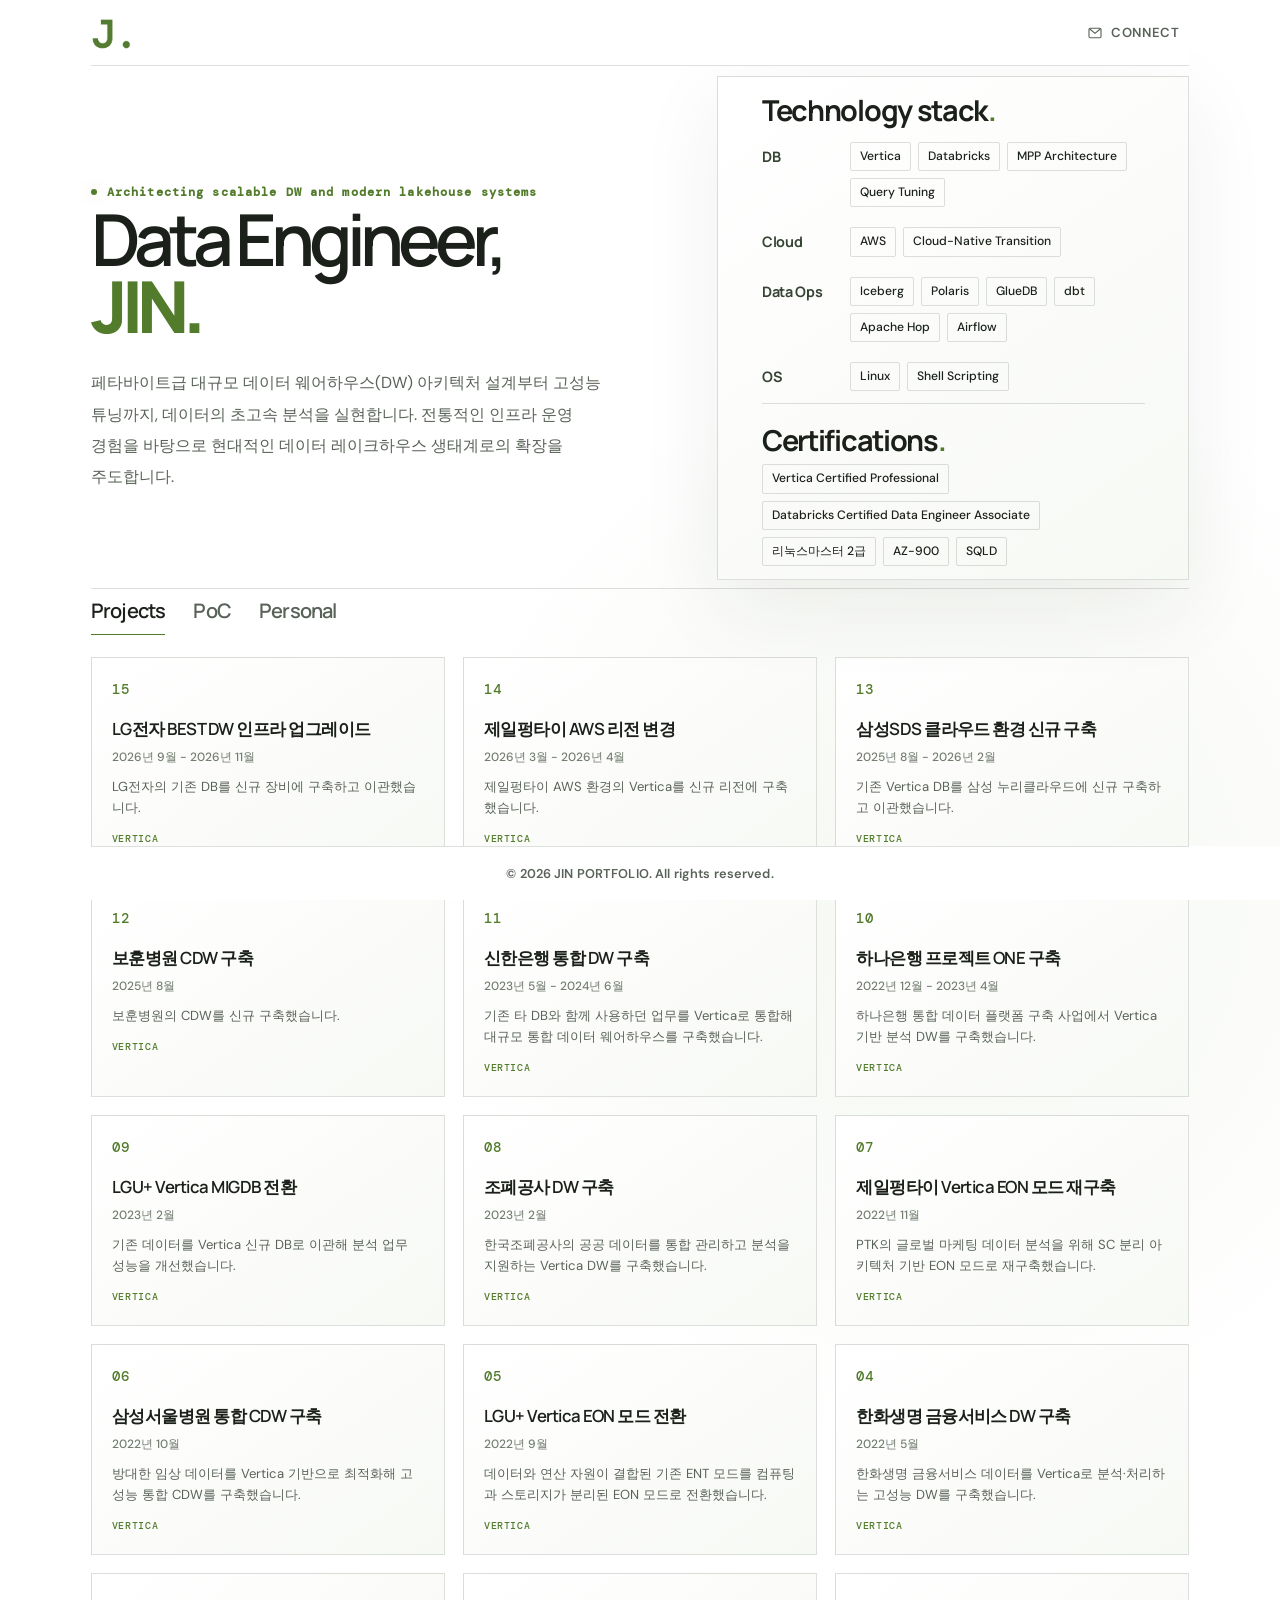
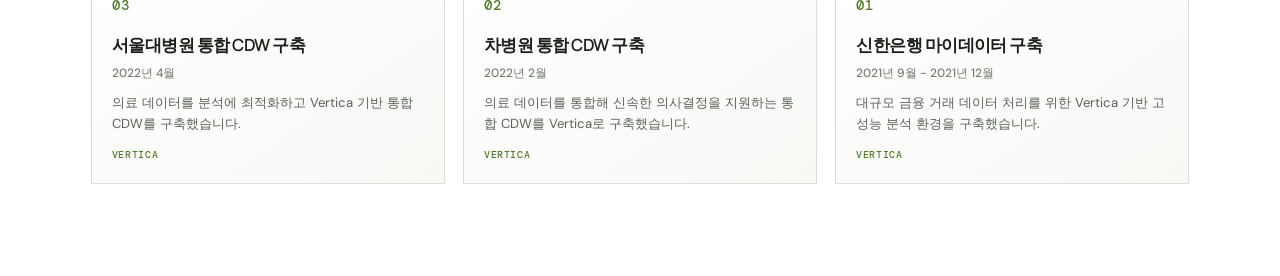
<file: index.html>
<!doctype html>
<html lang="ko">
  <head>
    <meta charset="UTF-8" />
    <meta name="viewport" content="width=device-width, initial-scale=1.0" />
    <meta
      name="description"
      content="JIN — Vertica 데이터 엔지니어. 대규모 데이터 웨어하우스와 현대적인 데이터 레이크하우스를 설계합니다."
    />
    <meta name="theme-color" content="#101311" />
    <title>JIN — Data Engineer Portfolio</title>
    <link rel="icon" type="image/png" href="logo/jin_logo.png" />
    <link rel="preconnect" href="https://fonts.googleapis.com" />
    <link rel="preconnect" href="https://fonts.gstatic.com" crossorigin />
    <link
      href="https://fonts.googleapis.com/css2?family=DM+Mono:wght@400;500&family=DM+Sans:wght@400;500;600;700&family=Manrope:wght@400;500;600;700;800&display=swap"
      rel="stylesheet"
    />
    <link rel="stylesheet" href="styles.css" />
  </head>
  <body>
    <div class="page-shell">
      <header class="site-header">
        <a class="wordmark" href="#home" aria-label="JIN 홈">
          <img src="logo/jin_logo.png" alt="" />
        </a>
        <details class="connect-menu">
          <summary class="connect-trigger" aria-label="Connect by email">
            <svg class="connect-icon" viewBox="0 0 20 20" fill="none" aria-hidden="true">
              <rect x="2.5" y="4" width="15" height="12" rx="1.5"></rect>
              <path d="m3.5 5 6.5 5.5L16.5 5"></path>
            </svg>
            <span>CONNECT</span>
          </summary>
          <div class="connect-popup">
            <span class="popup-label">GET IN TOUCH</span>
            <a href="mailto:wjdtnvksek98@gmail.com">wjdtnvksek98@gmail.com</a>
          </div>
        </details>
      </header>

      <main class="profile-layout" id="home">
        <section class="intro" aria-labelledby="hero-title">
          <p class="eyebrow"><span class="status-dot" aria-hidden="true"></span>Architecting scalable DW and modern lakehouse systems</p>
          <h1 id="hero-title"><span class="title-role">Data Engineer,</span><br /><span class="hero-name">JIN<span class="title-period">.</span></span></h1>
          <p class="intro-copy">
            페타바이트급 대규모 데이터 웨어하우스(DW) 아키텍처 설계부터 고성능 튜닝까지, 데이터의 초고속 분석을 실현합니다. 전통적인 인프라 운영 경험을 바탕으로 현대적인 데이터 레이크하우스 생태계로의 확장을 주도합니다.
          </p>
        </section>

        <section class="stack-panel" aria-labelledby="stack-title">
          <div class="stack-heading">
            <div>
              <h2 id="stack-title">Technology stack<span class="title-period">.</span></h2>
            </div>
          </div>
          <div class="stack-list">
            <article class="stack-row">
              <h3>DB</h3>
              <ul class="tag-list" aria-label="DB 기술">
                <li>Vertica</li>
                <li>Databricks</li>
                <li>MPP Architecture</li>
                <li>Query Tuning</li>
              </ul>
            </article>
            <article class="stack-row">
              <h3>Cloud</h3>
              <ul class="tag-list" aria-label="Cloud 기술">
                <li>AWS</li>
                <li>Cloud-Native Transition</li>
              </ul>
            </article>
            <article class="stack-row">
              <h3>Data Ops</h3>
              <ul class="tag-list" aria-label="Data Ops 기술">
                <li>Iceberg</li>
                <li>Polaris</li>
                <li>GlueDB</li>
                <li>dbt</li>
                <li>Apache Hop</li>
                <li>Airflow</li>
              </ul>
            </article>
            <article class="stack-row">
              <h3>OS</h3>
              <ul class="tag-list" aria-label="OS 기술">
                <li>Linux</li>
                <li>Shell Scripting</li>
              </ul>
            </article>
          </div>
          <section class="stack-certifications" aria-labelledby="certifications-title">
            <h3 id="certifications-title">Certifications<span class="title-period">.</span></h3>
            <ul class="certification-list tag-list" aria-label="Certifications">
              <li>Vertica Certified Professional</li>
              <li>Databricks Certified Data Engineer Associate</li>
              <li>리눅스마스터 2급</li>
              <li>AZ-900</li>
              <li>SQLD</li>
            </ul>
          </section>
        </section>
      </main>

      <section class="work-section" aria-label="Selected work">
        <div class="work-tabs" role="tablist" aria-label="Work categories">
          <button class="work-tab" id="tab-projects" type="button" role="tab" aria-selected="true" aria-controls="panel-projects" tabindex="0">Projects</button>
          <button class="work-tab" id="tab-poc" type="button" role="tab" aria-selected="false" aria-controls="panel-poc" tabindex="-1">PoC</button>
          <button class="work-tab" id="tab-experiments" type="button" role="tab" aria-selected="false" aria-controls="panel-experiments" tabindex="-1">Personal</button>
        </div>
        <div class="work-panel" id="panel-projects" role="tabpanel" aria-labelledby="tab-projects" tabindex="0">
          <div class="work-cards">
            <article class="work-card"><span class="work-number">15</span><h2>LG전자 BEST DW 인프라 업그레이드</h2><time class="work-date">2026년 9월 - 2026년 11월</time><p>LG전자의 기존 DB를 신규 장비에 구축하고 이관했습니다.</p><span class="work-tech">VERTICA</span></article>
            <article class="work-card"><span class="work-number">14</span><h2>제일펑타이 AWS 리전 변경</h2><time class="work-date">2026년 3월 - 2026년 4월</time><p>제일펑타이 AWS 환경의 Vertica를 신규 리전에 구축했습니다.</p><span class="work-tech">VERTICA</span></article>
            <article class="work-card"><span class="work-number">13</span><h2>삼성SDS 클라우드 환경 신규 구축</h2><time class="work-date">2025년 8월 - 2026년 2월</time><p>기존 Vertica DB를 삼성 누리클라우드에 신규 구축하고 이관했습니다.</p><span class="work-tech">VERTICA</span></article>
            <article class="work-card"><span class="work-number">12</span><h2>보훈병원 CDW 구축</h2><time class="work-date">2025년 8월</time><p>보훈병원의 CDW를 신규 구축했습니다.</p><span class="work-tech">VERTICA</span></article>
            <article class="work-card"><span class="work-number">11</span><h2>신한은행 통합 DW 구축</h2><time class="work-date">2023년 5월 - 2024년 6월</time><p>기존 타 DB와 함께 사용하던 업무를 Vertica로 통합해 대규모 통합 데이터 웨어하우스를 구축했습니다.</p><span class="work-tech">VERTICA</span></article>
            <article class="work-card"><span class="work-number">10</span><h2>하나은행 프로젝트 ONE 구축</h2><time class="work-date">2022년 12월 - 2023년 4월</time><p>하나은행 통합 데이터 플랫폼 구축 사업에서 Vertica 기반 분석 DW를 구축했습니다.</p><span class="work-tech">VERTICA</span></article>
            <article class="work-card"><span class="work-number">09</span><h2>LGU+ Vertica MIGDB 전환</h2><time class="work-date">2023년 2월</time><p>기존 데이터를 Vertica 신규 DB로 이관해 분석 업무 성능을 개선했습니다.</p><span class="work-tech">VERTICA</span></article>
            <article class="work-card"><span class="work-number">08</span><h2>조폐공사 DW 구축</h2><time class="work-date">2023년 2월</time><p>한국조폐공사의 공공 데이터를 통합 관리하고 분석을 지원하는 Vertica DW를 구축했습니다.</p><span class="work-tech">VERTICA</span></article>
            <article class="work-card"><span class="work-number">07</span><h2>제일펑타이 Vertica EON 모드 재구축</h2><time class="work-date">2022년 11월</time><p>PTK의 글로벌 마케팅 데이터 분석을 위해 SC 분리 아키텍처 기반 EON 모드로 재구축했습니다.</p><span class="work-tech">VERTICA</span></article>
            <article class="work-card"><span class="work-number">06</span><h2>삼성서울병원 통합 CDW 구축</h2><time class="work-date">2022년 10월</time><p>방대한 임상 데이터를 Vertica 기반으로 최적화해 고성능 통합 CDW를 구축했습니다.</p><span class="work-tech">VERTICA</span></article>
            <article class="work-card"><span class="work-number">05</span><h2>LGU+ Vertica EON 모드 전환</h2><time class="work-date">2022년 9월</time><p>데이터와 연산 자원이 결합된 기존 ENT 모드를 컴퓨팅과 스토리지가 분리된 EON 모드로 전환했습니다.</p><span class="work-tech">VERTICA</span></article>
            <article class="work-card"><span class="work-number">04</span><h2>한화생명 금융서비스 DW 구축</h2><time class="work-date">2022년 5월</time><p>한화생명 금융서비스 데이터를 Vertica로 분석·처리하는 고성능 DW를 구축했습니다.</p><span class="work-tech">VERTICA</span></article>
            <article class="work-card"><span class="work-number">03</span><h2>서울대병원 통합 CDW 구축</h2><time class="work-date">2022년 4월</time><p>의료 데이터를 분석에 최적화하고 Vertica 기반 통합 CDW를 구축했습니다.</p><span class="work-tech">VERTICA</span></article>
            <article class="work-card"><span class="work-number">02</span><h2>차병원 통합 CDW 구축</h2><time class="work-date">2022년 2월</time><p>의료 데이터를 통합해 신속한 의사결정을 지원하는 통합 CDW를 Vertica로 구축했습니다.</p><span class="work-tech">VERTICA</span></article>
            <article class="work-card"><span class="work-number">01</span><h2>신한은행 마이데이터 구축</h2><time class="work-date">2021년 9월 - 2021년 12월</time><p>대규모 금융 거래 데이터 처리를 위한 Vertica 기반 고성능 분석 환경을 구축했습니다.</p><span class="work-tech">VERTICA</span></article>
          </div>
        </div>
        <div class="work-panel" id="panel-poc" role="tabpanel" aria-labelledby="tab-poc" tabindex="0" hidden>
          <div class="work-cards">
            <article class="work-card"><span class="work-number">05</span><h2>Databricks 기반 데이터 마트·AI 질의 PoC</h2><time class="work-date">2026년 8월 - 2026년 9월</time><p>현업 매출 대시보드 질의를 검증하고 질의 정확도를 개선했습니다.</p><span class="work-tech">DATABRICKS</span></article>
            <article class="work-card"><span class="work-number">04</span><h2>KRX BMT</h2><time class="work-date">2025년 6월 - 2025년 7월</time><p>한국거래소 신규 업무의 Vertica 도입을 위한 성능을 검증했습니다.</p><span class="work-tech">VERTICA</span></article>
            <article class="work-card"><span class="work-number">03</span><h2>테크핀레이팅스 PoC</h2><time class="work-date">2025년 2월 - 2025년 3월</time><p>통합 DW 구축을 위한 Vertica 데이터 분석 및 적합성을 검증했습니다.</p><span class="work-tech">VERTICA</span></article>
            <article class="work-card"><span class="work-number">02</span><h2>하나은행 PoC</h2><time class="work-date">2022년 7월</time><p>대용량 쿼리를 Vertica로 처리하고 성능 향상을 검증했습니다.</p><span class="work-tech">VERTICA</span></article>
            <article class="work-card"><span class="work-number">01</span><h2>우리은행 PoC</h2><time class="work-date">2022년 6월</time><p>빠른 적재와 쿼리 수행을 Vertica PoC로 검증했습니다.</p><span class="work-tech">VERTICA</span></article>
          </div>
        </div>
        <div class="work-panel" id="panel-experiments" role="tabpanel" aria-labelledby="tab-experiments" tabindex="0" hidden>
          <div class="work-cards">
            <a class="work-card work-card-link" href="moda.html" aria-label="MODA 프로젝트 상세 보기"><span class="work-number">02</span><h2>MODA — Modern Data Architecture</h2><p>Apache Hop, dbt, Airflow를 연동해 데이터 이관·변환·스케줄링과 파이프라인 현황을 통합 관리하는 Flask 기반 웹 도구. <span aria-hidden="true">↗</span></p><span class="work-tech">PYTHON · FLASK · HOP · DBT · AIRFLOW</span></a>
            <a class="work-card work-card-link" href="https://jin0326.github.io/vertica_blog/" target="_blank" rel="noopener noreferrer" aria-label="Vertica Blog (새 탭에서 열기)"><span class="work-number">01</span><h2>Vertica Blog</h2><p>실무 경험을 통해 쌓은 Vertica 지식과 노하우를 정리한 기술 블로그입니다. <span aria-hidden="true">↗</span></p><span class="work-tech">VERTICA</span></a>
          </div>
        </div>
      </section>
    </div>
    <footer class="site-footer">© 2026 JIN PORTFOLIO. All rights reserved.</footer>
    <script src="scripts.js" defer></script>
  </body>
</html>
</file>
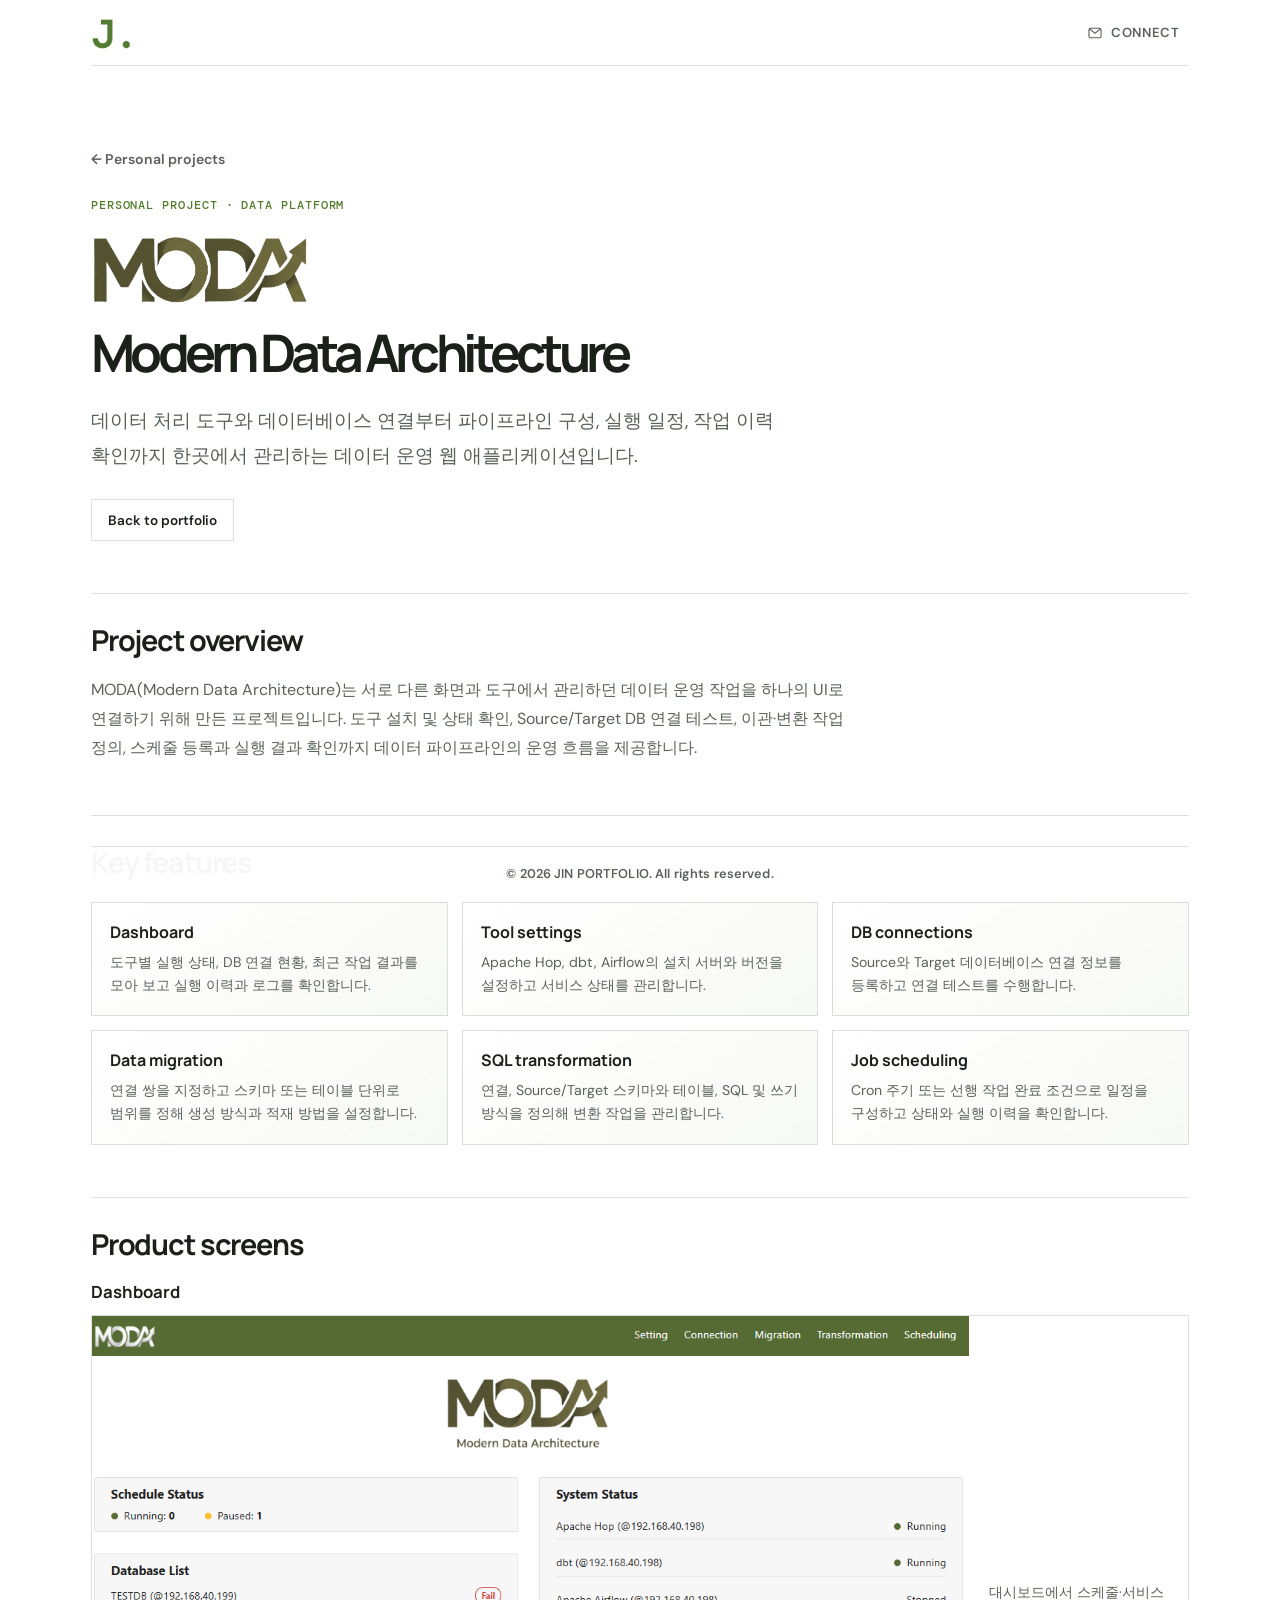
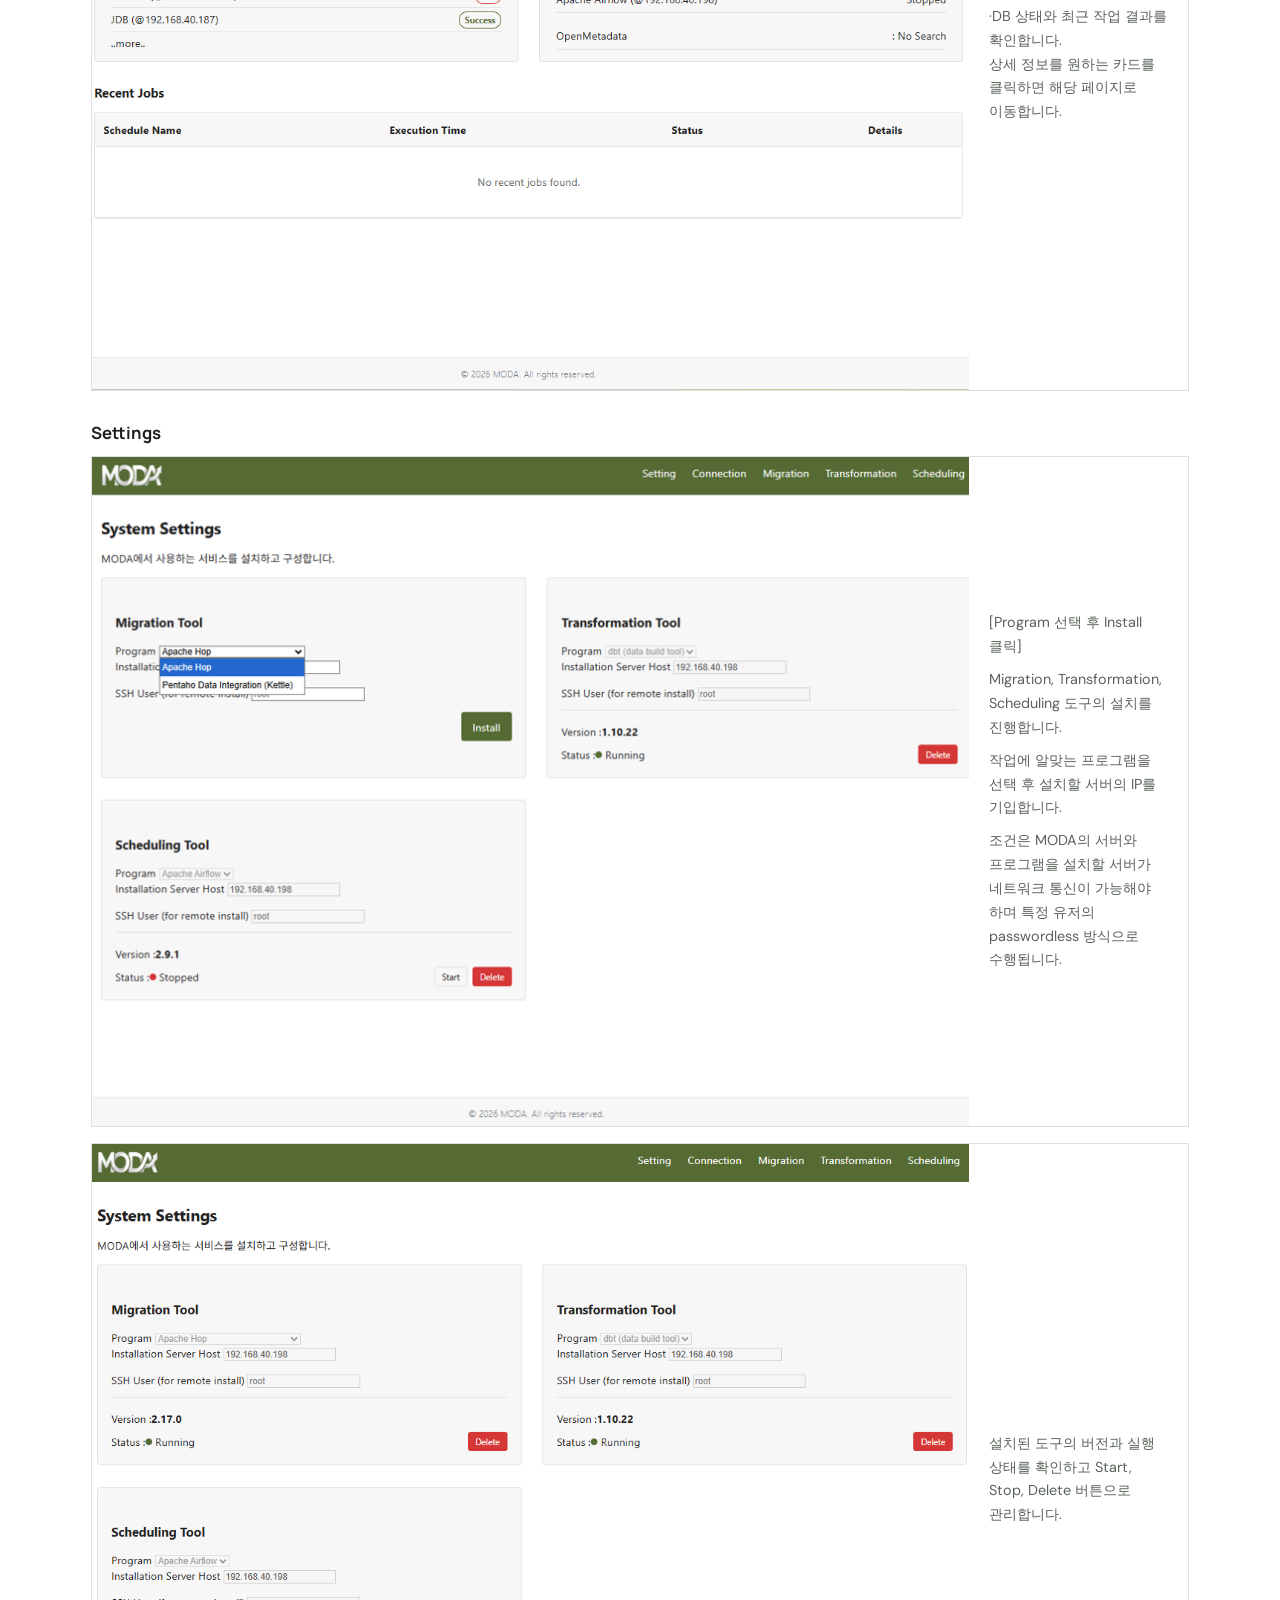
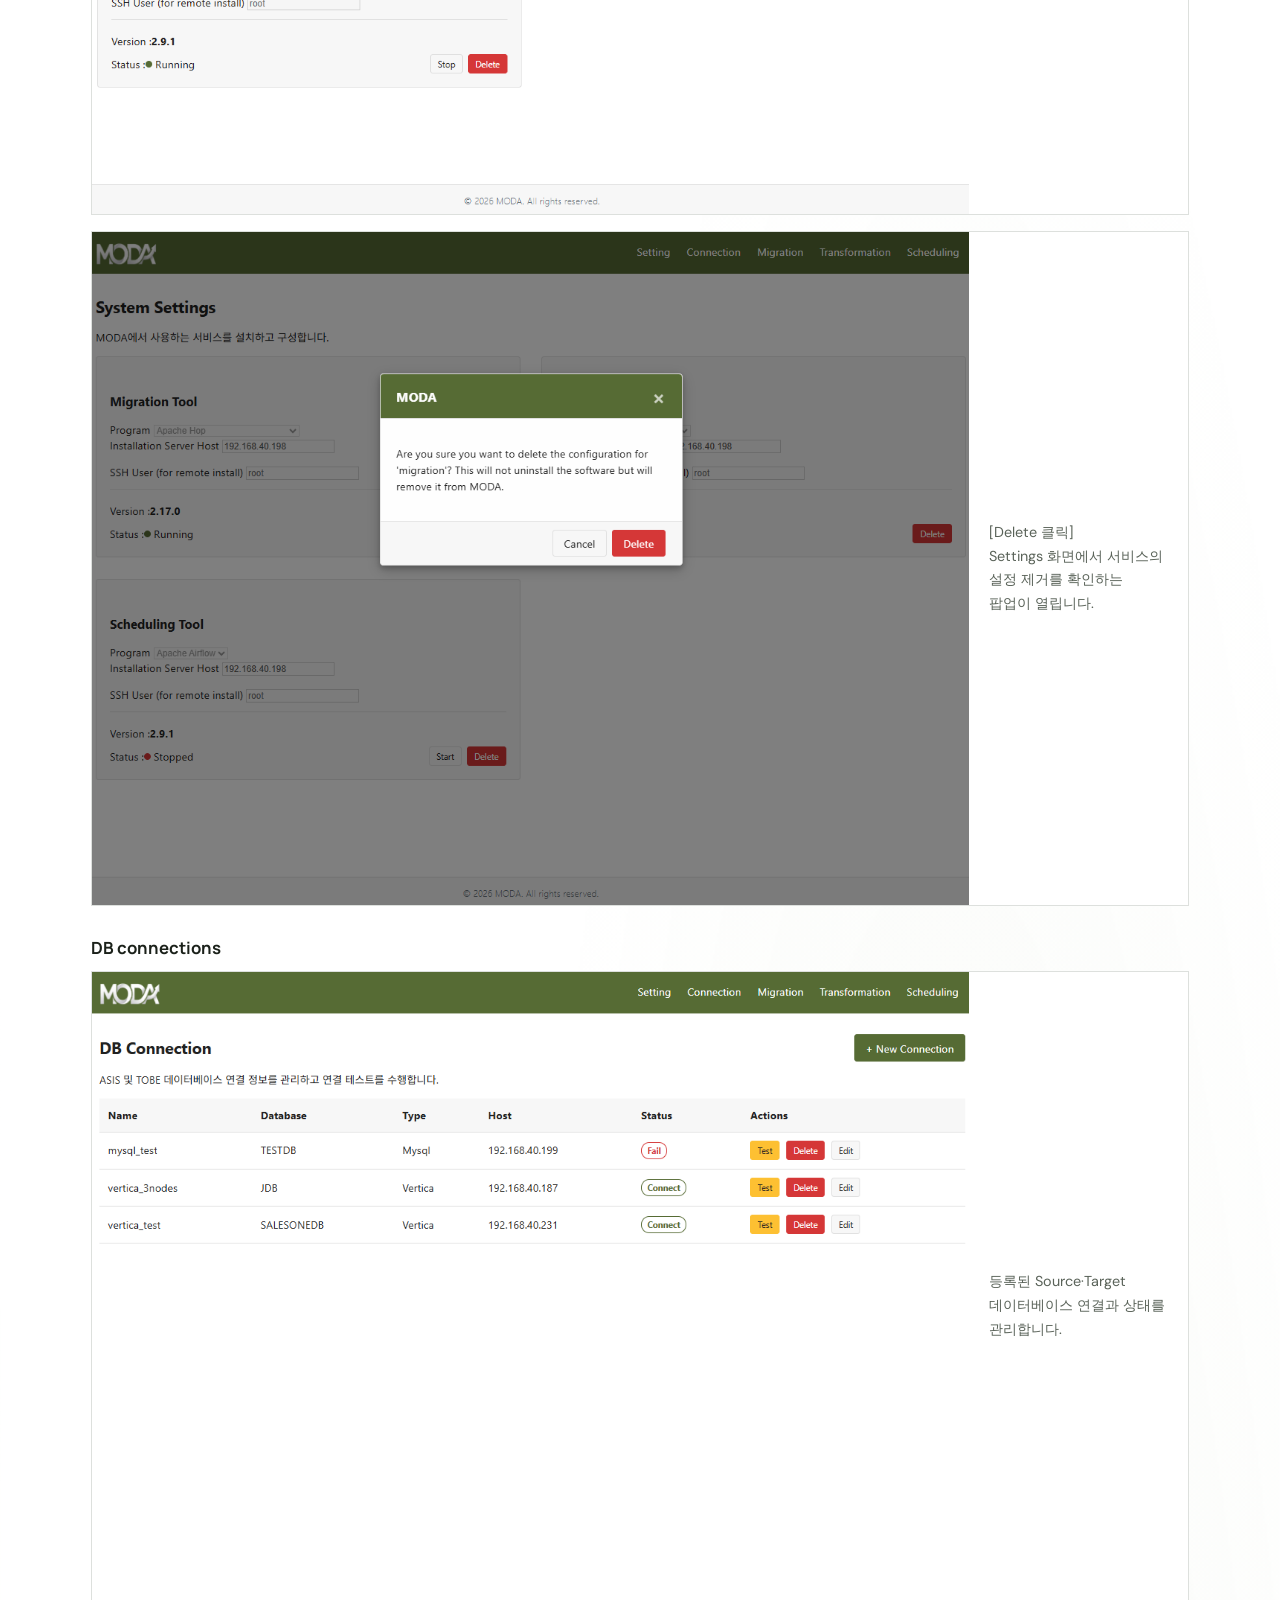
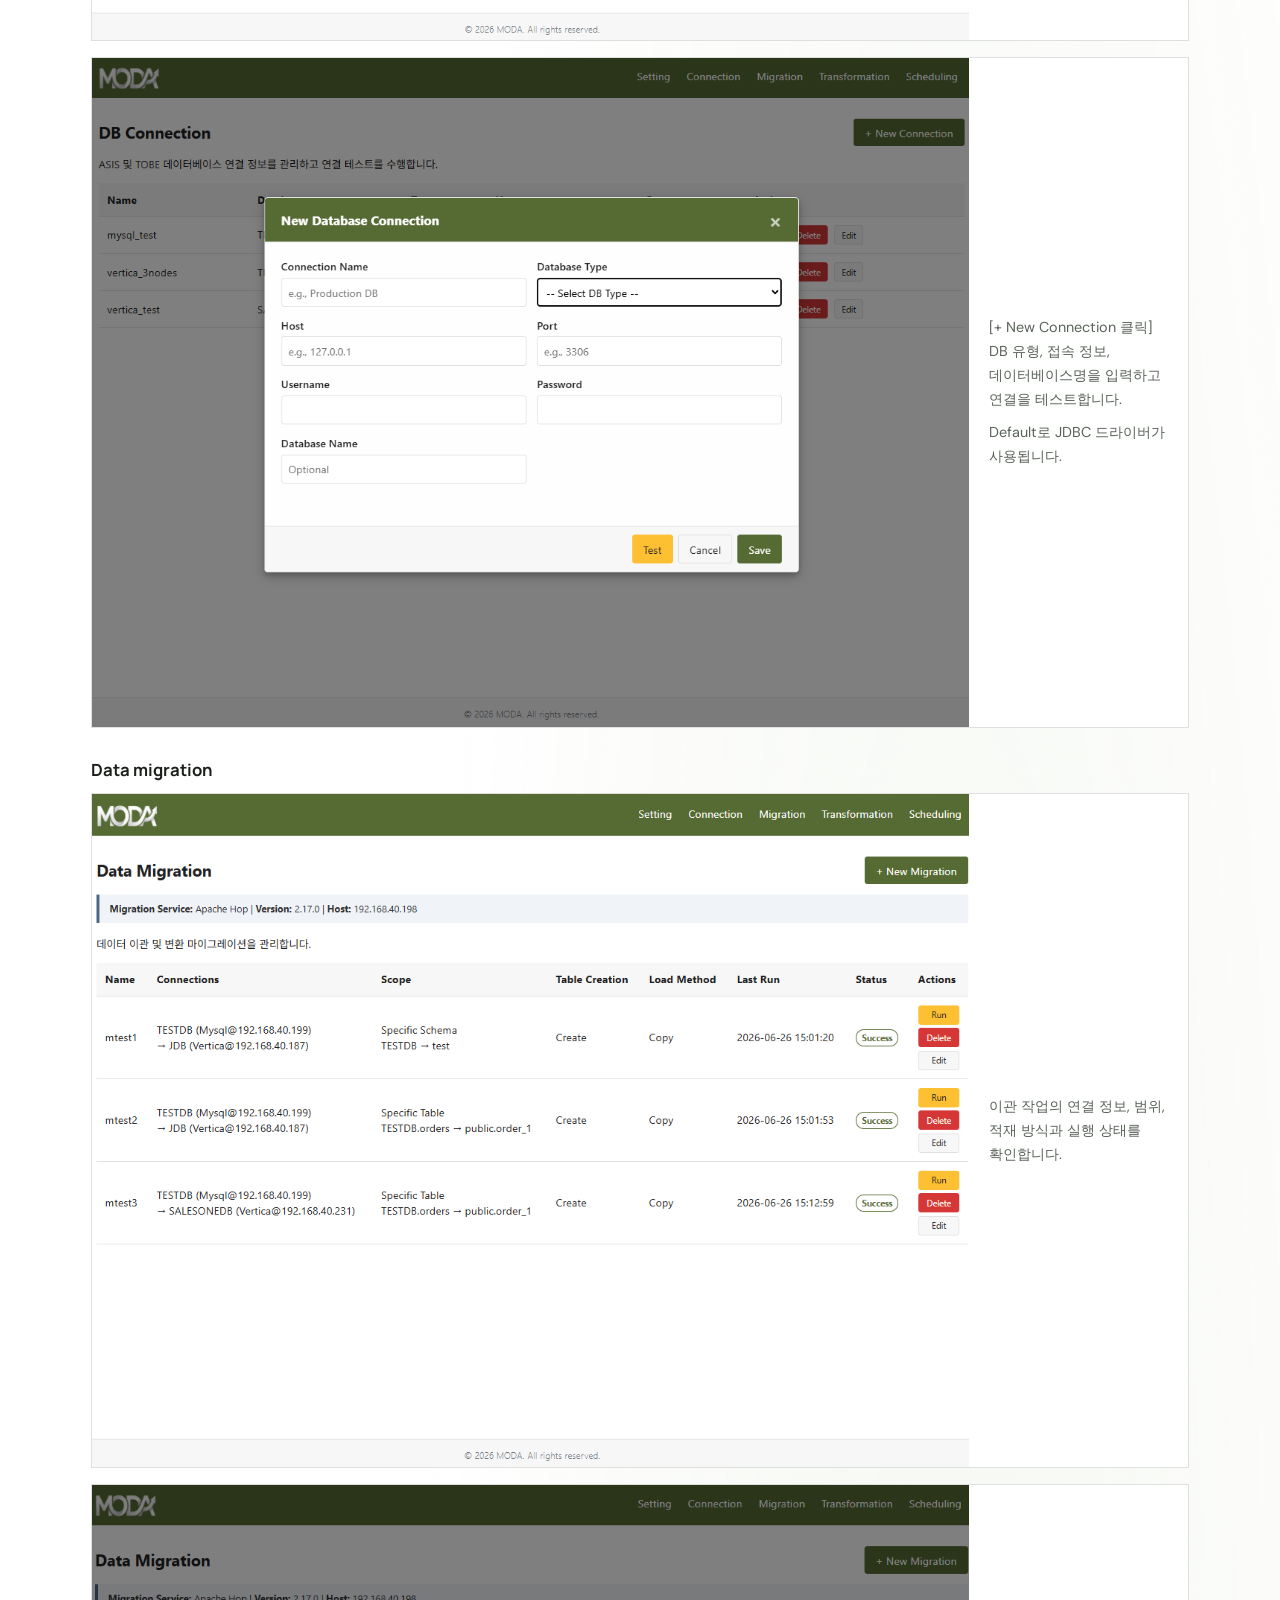
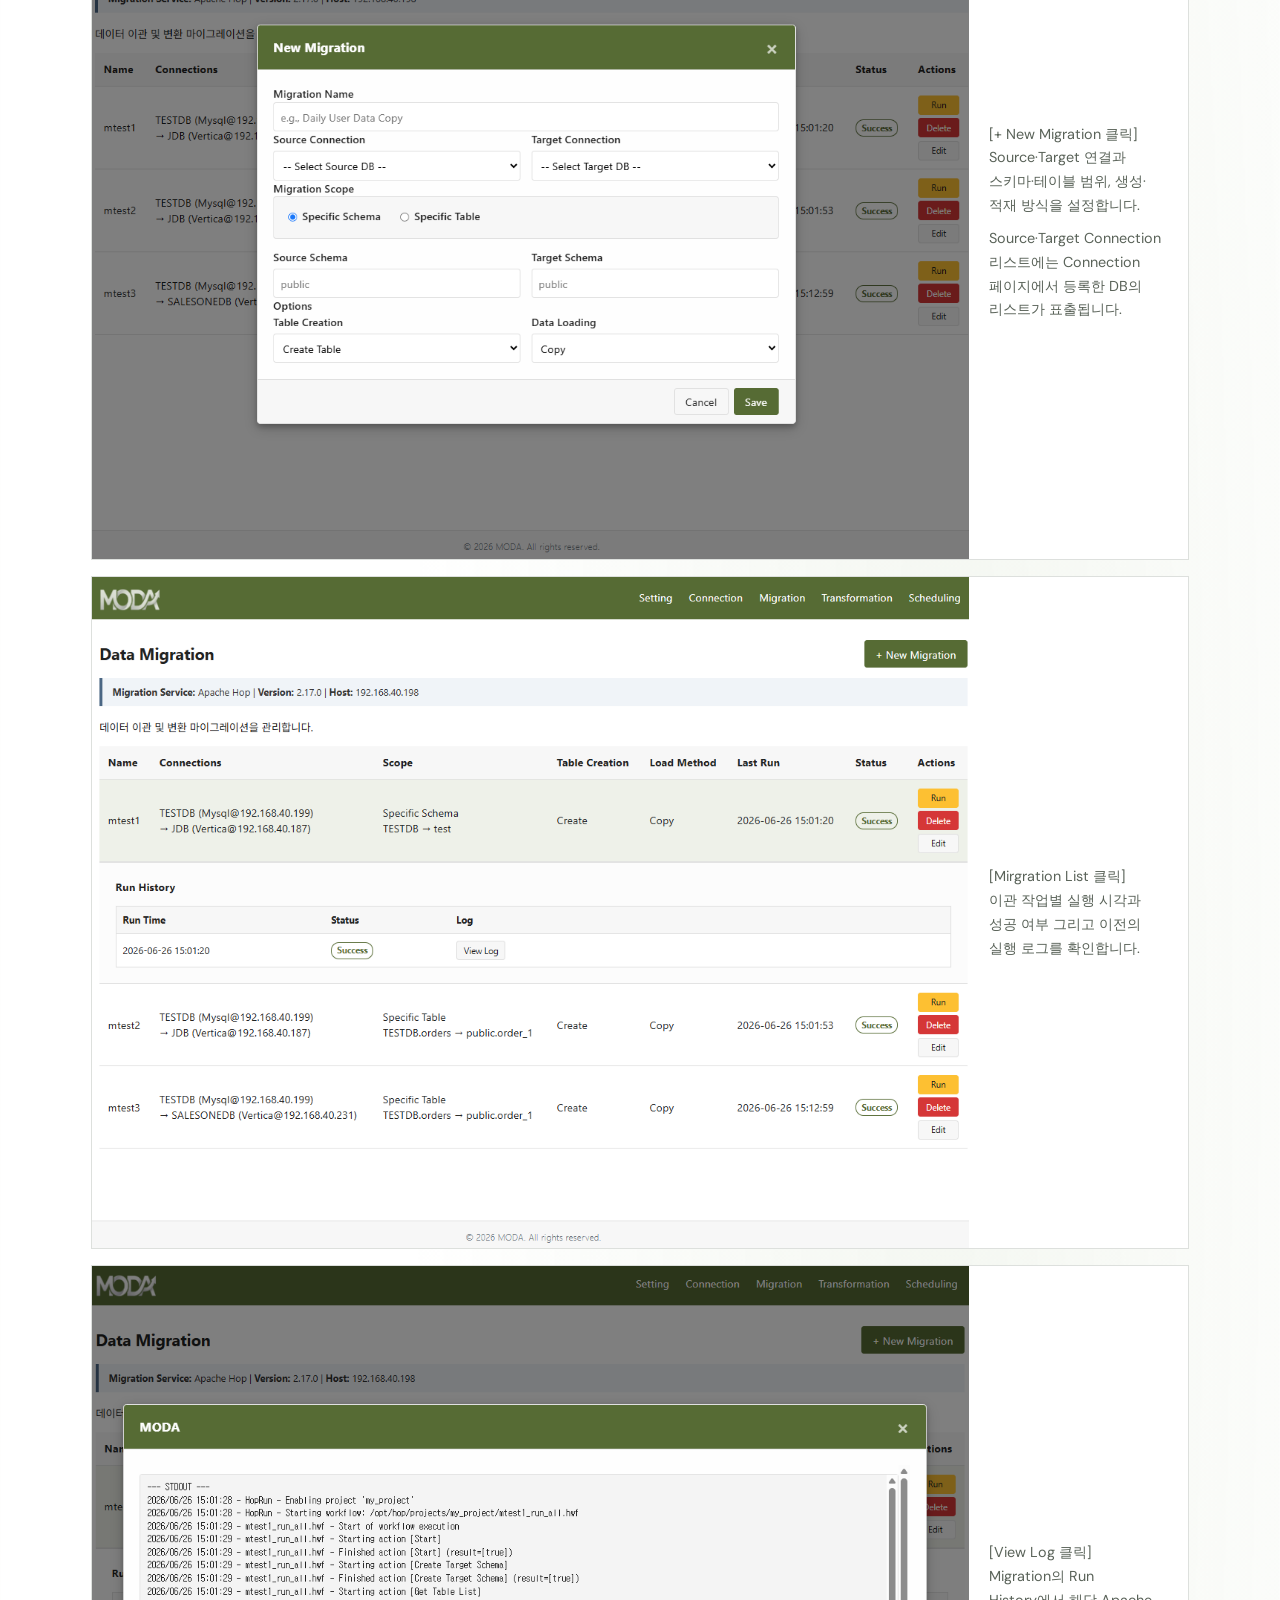
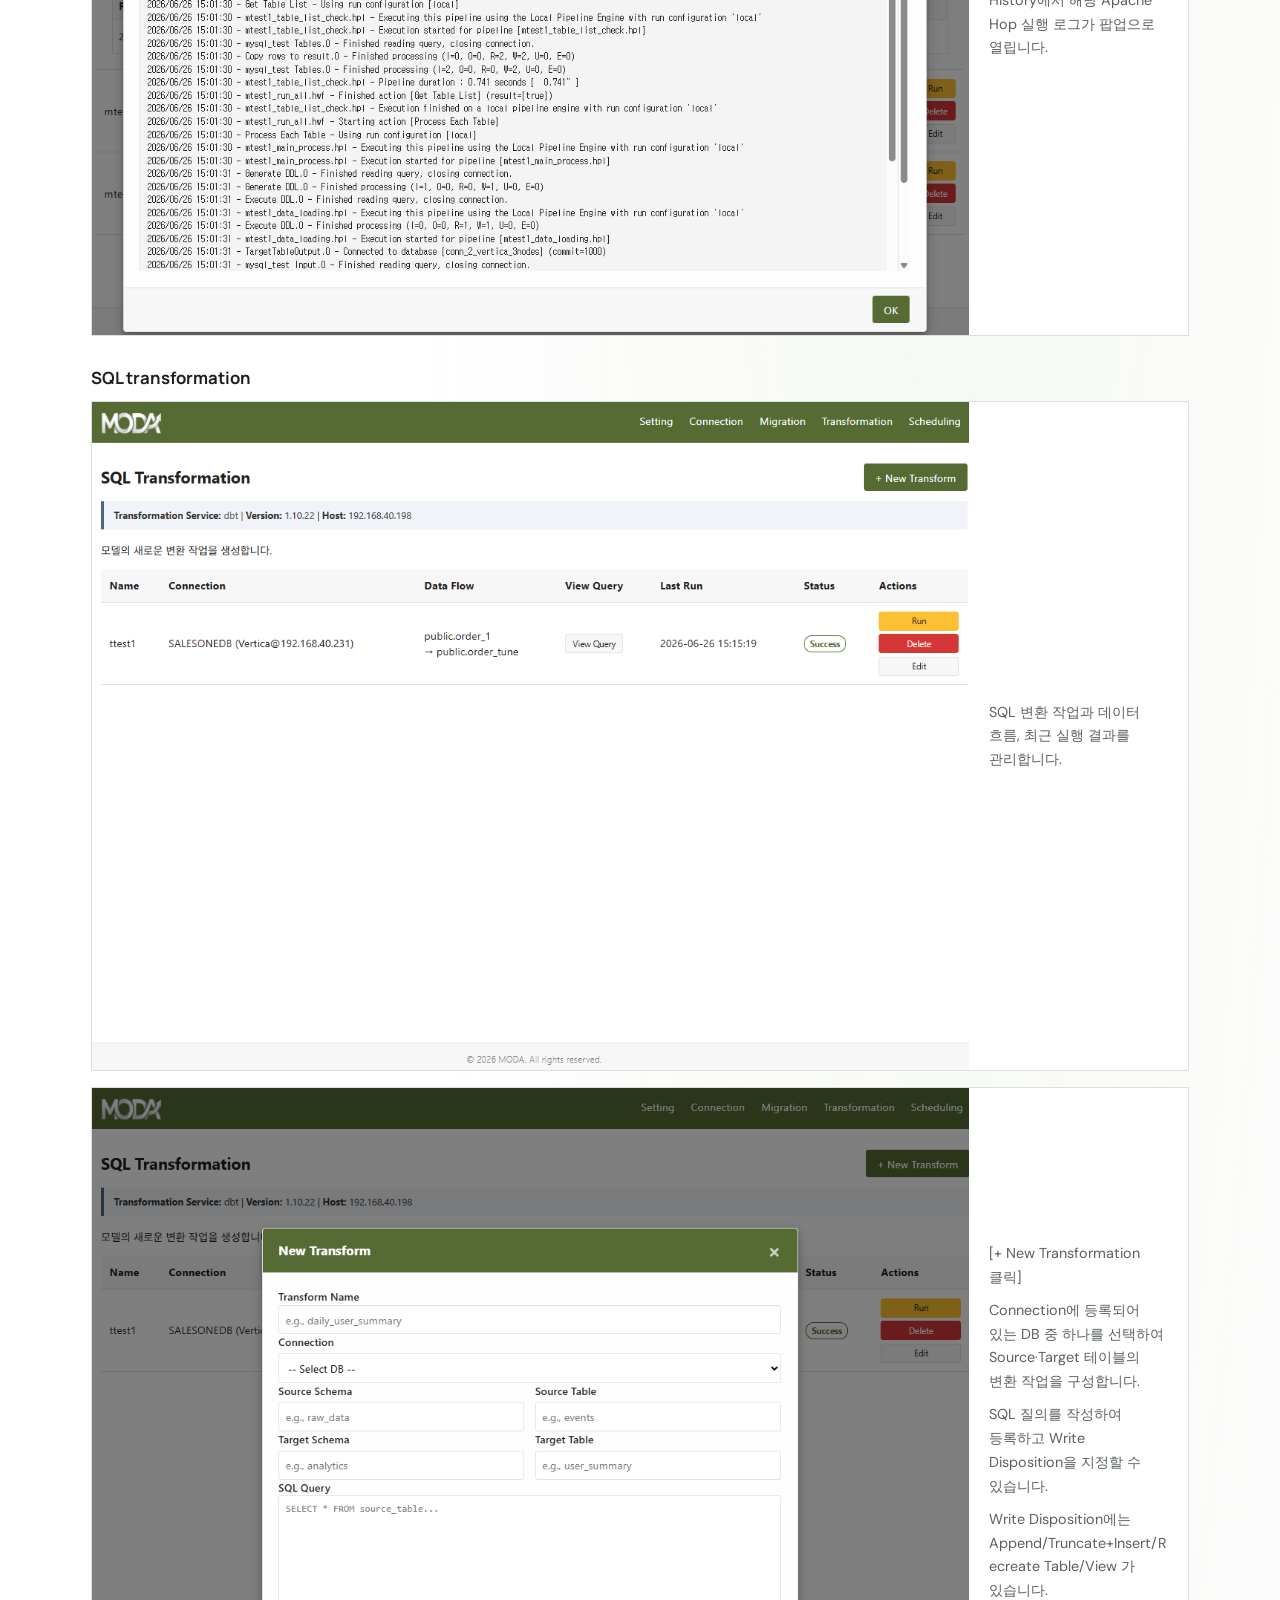
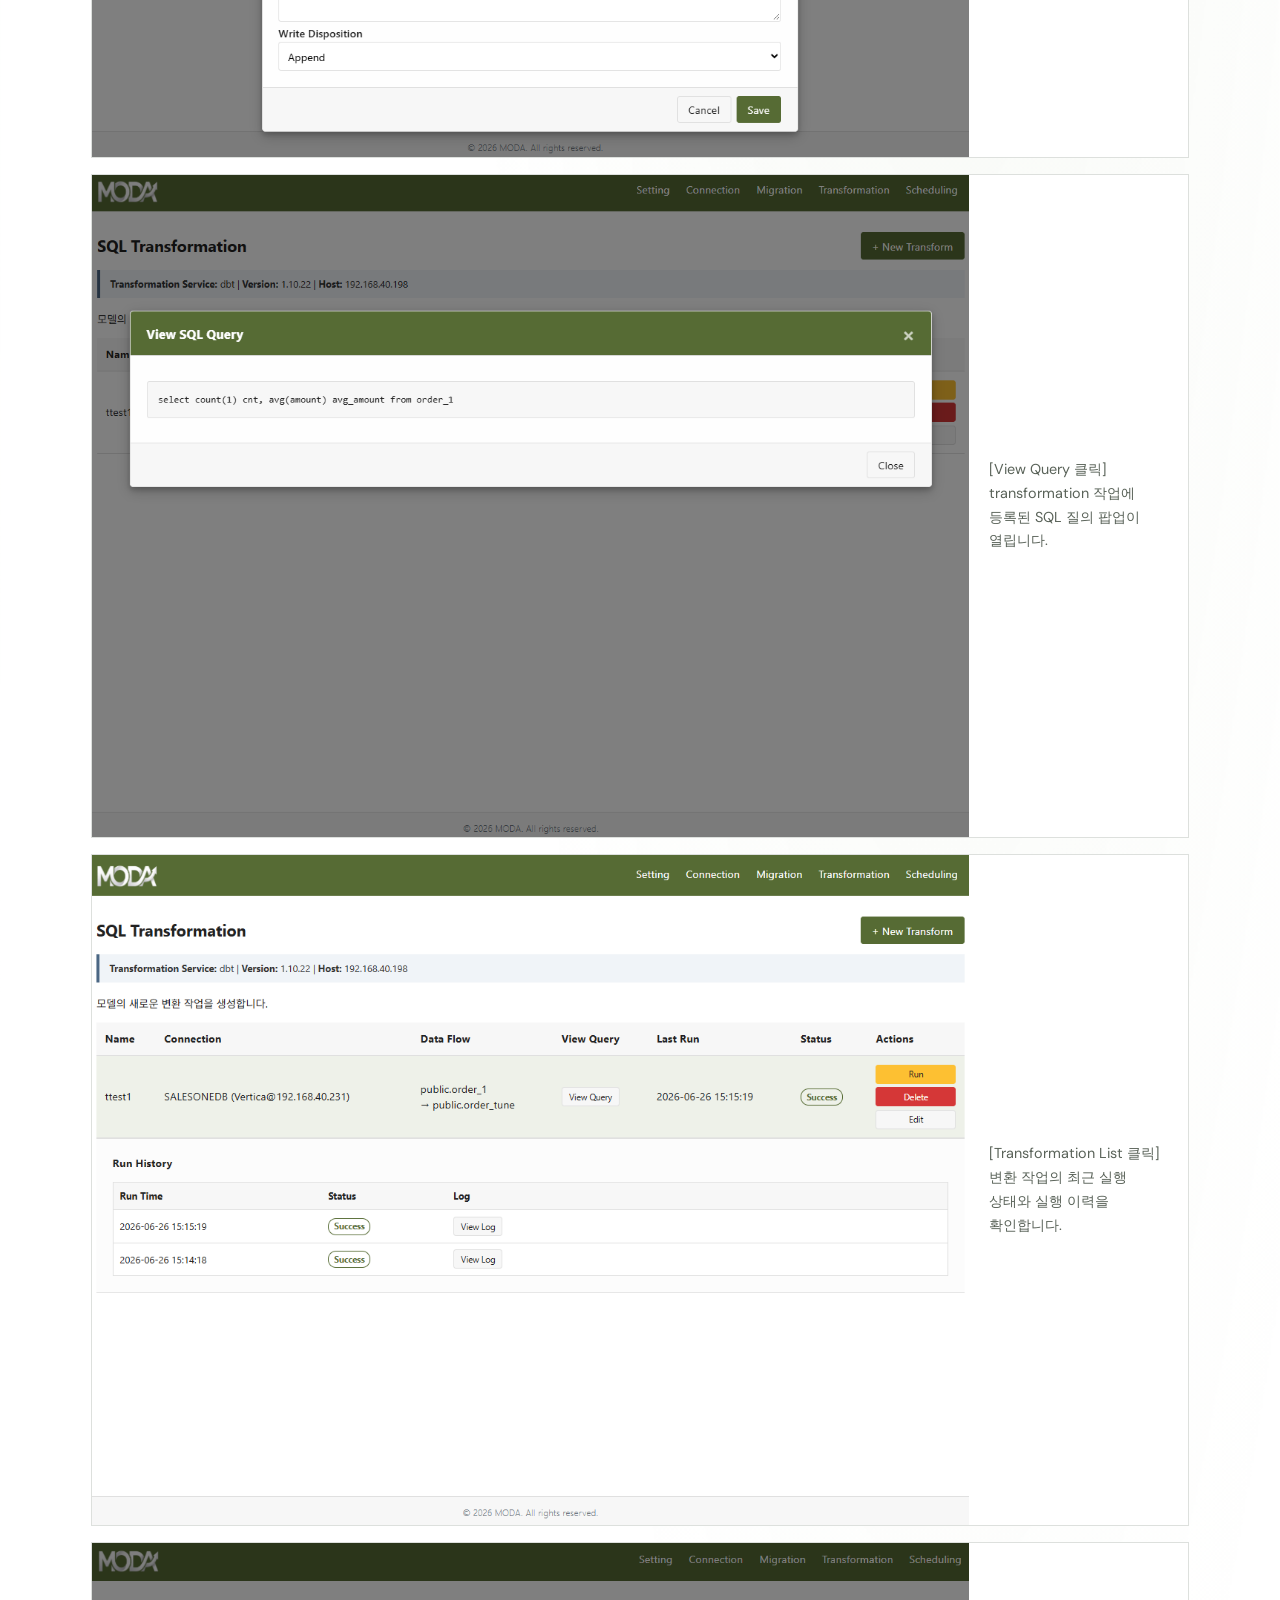
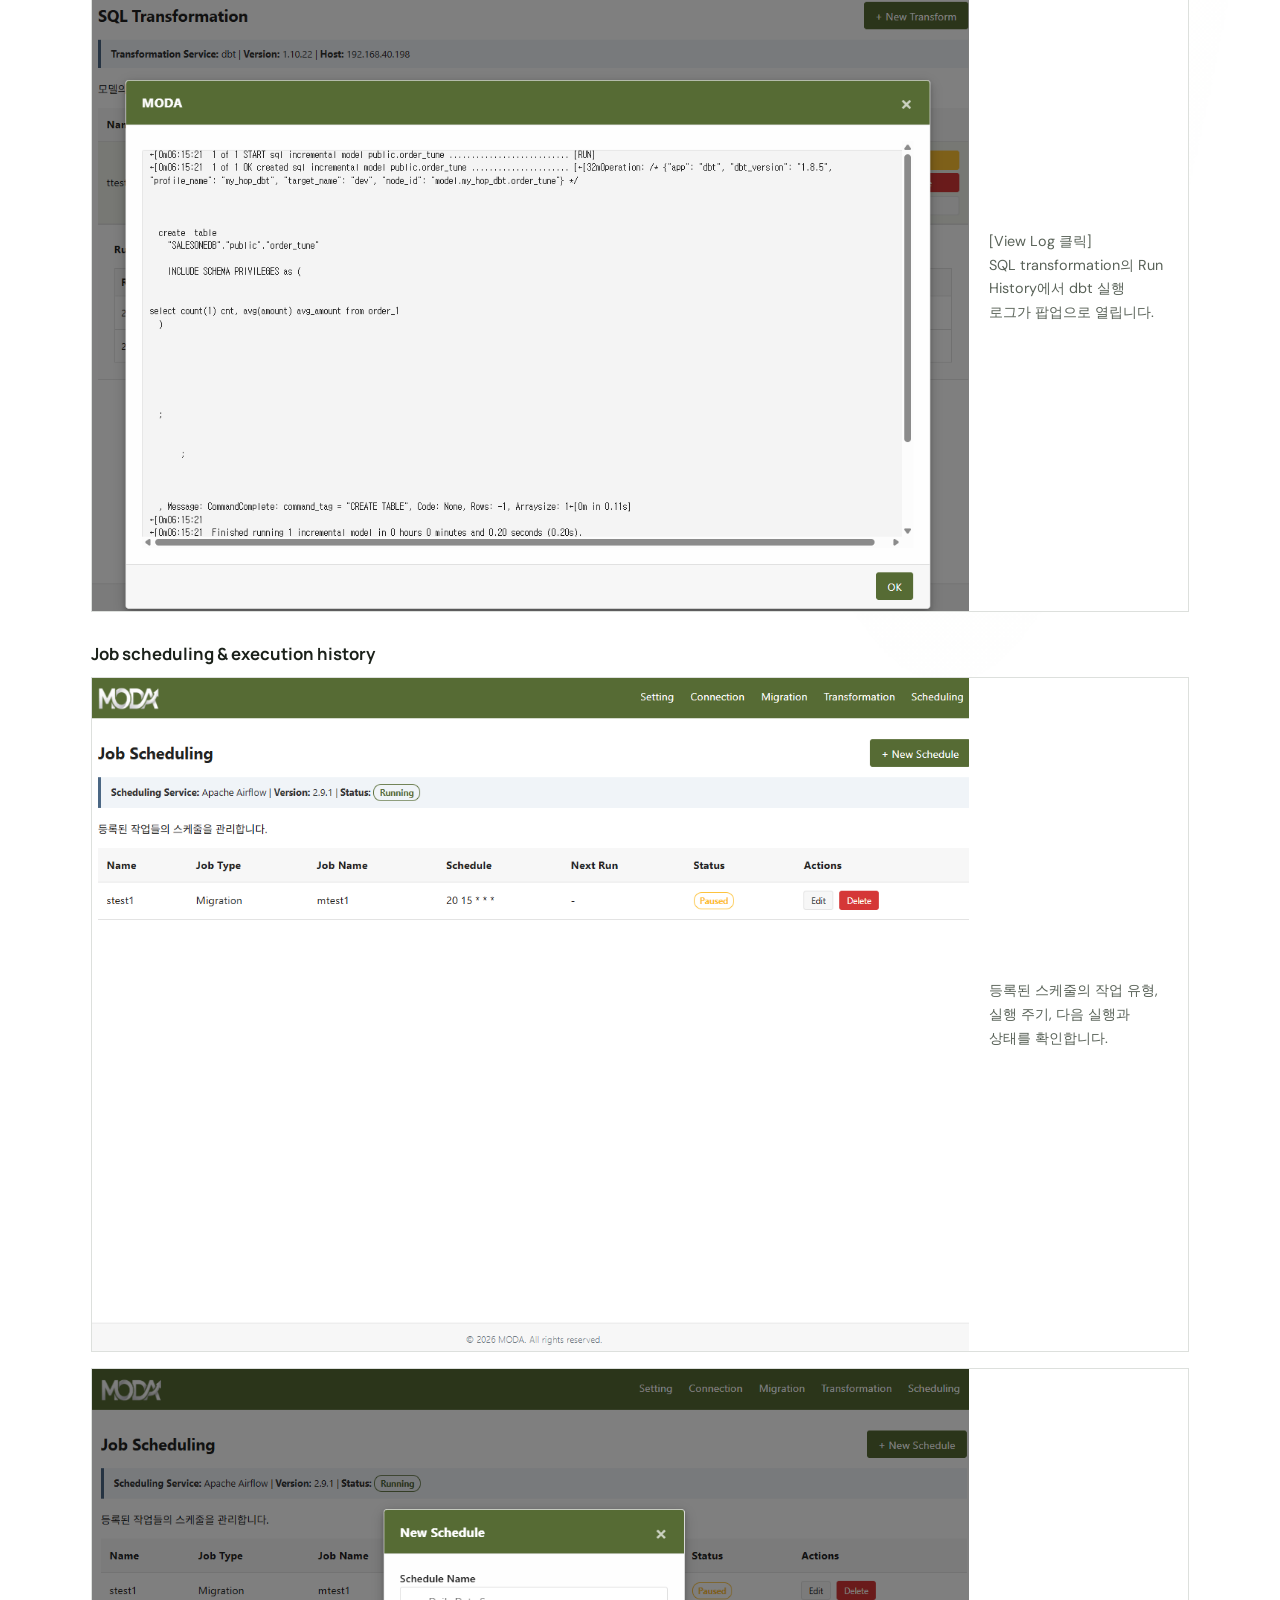
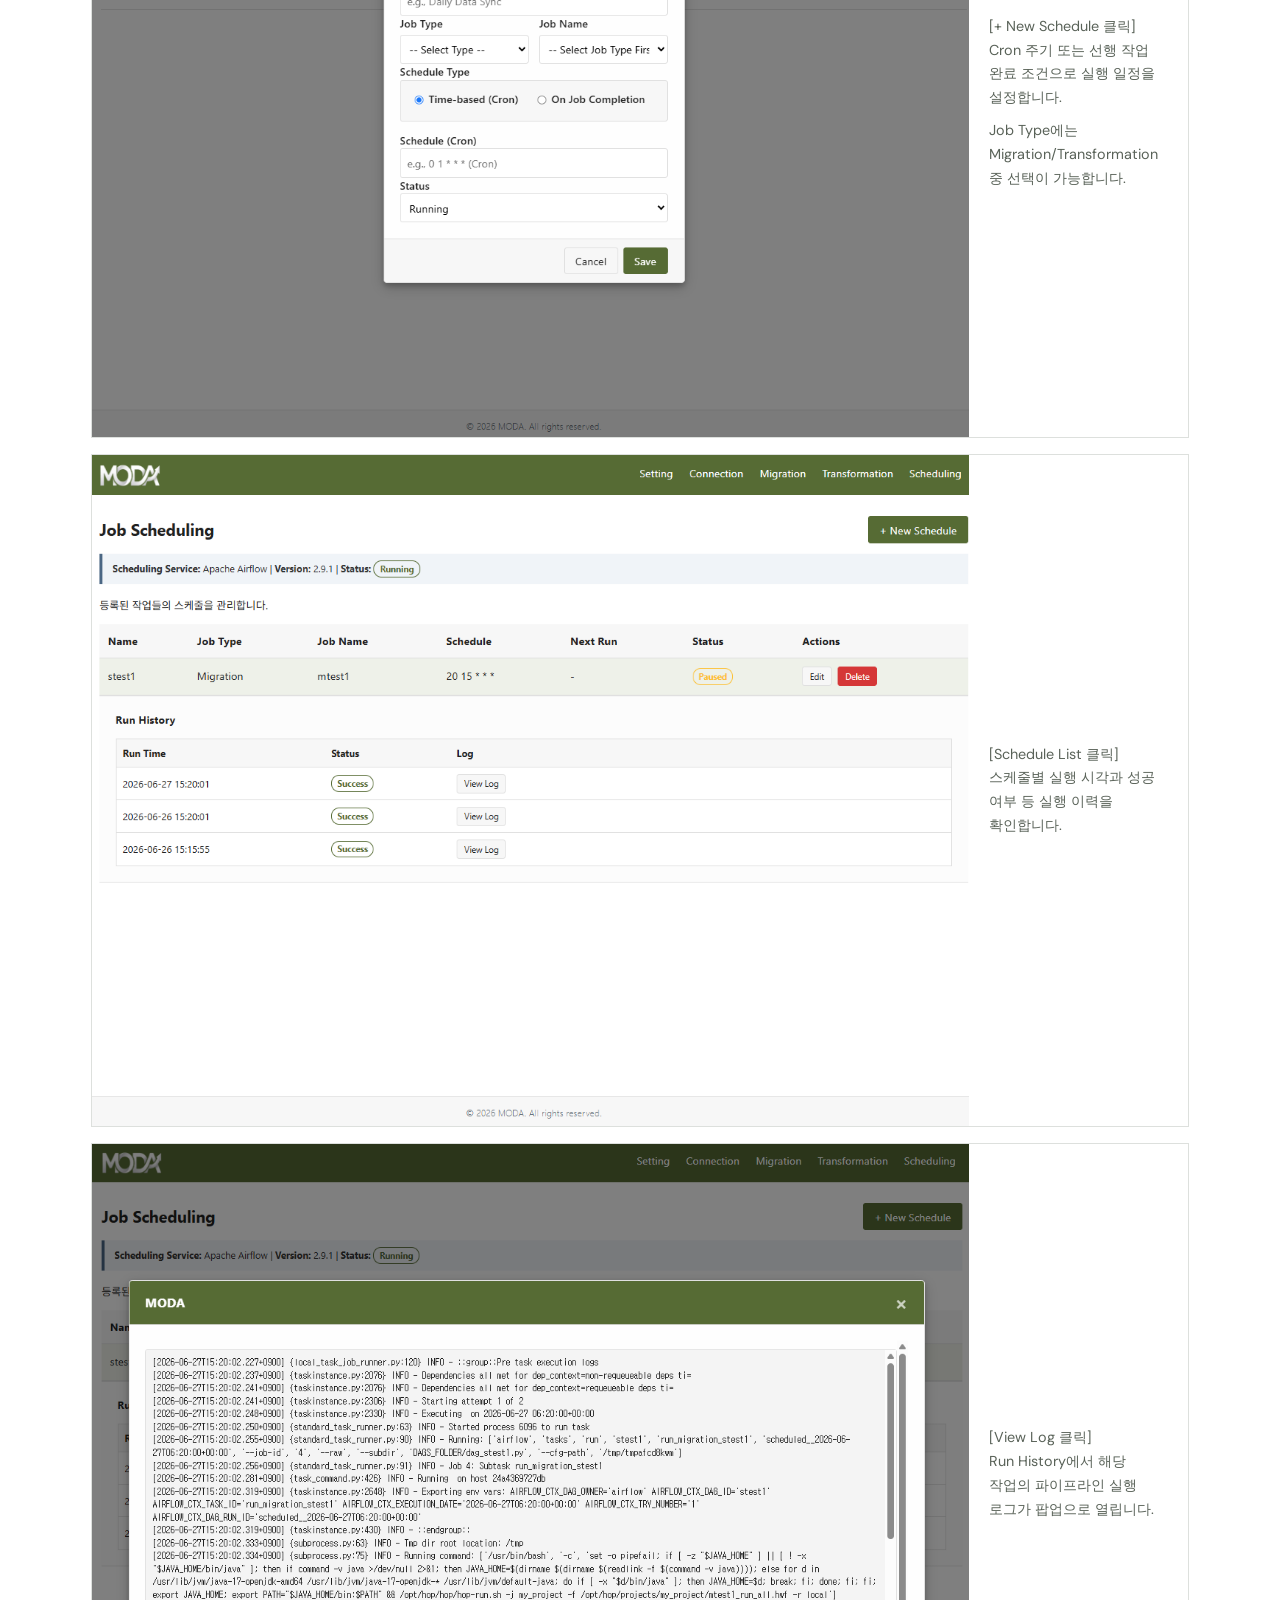
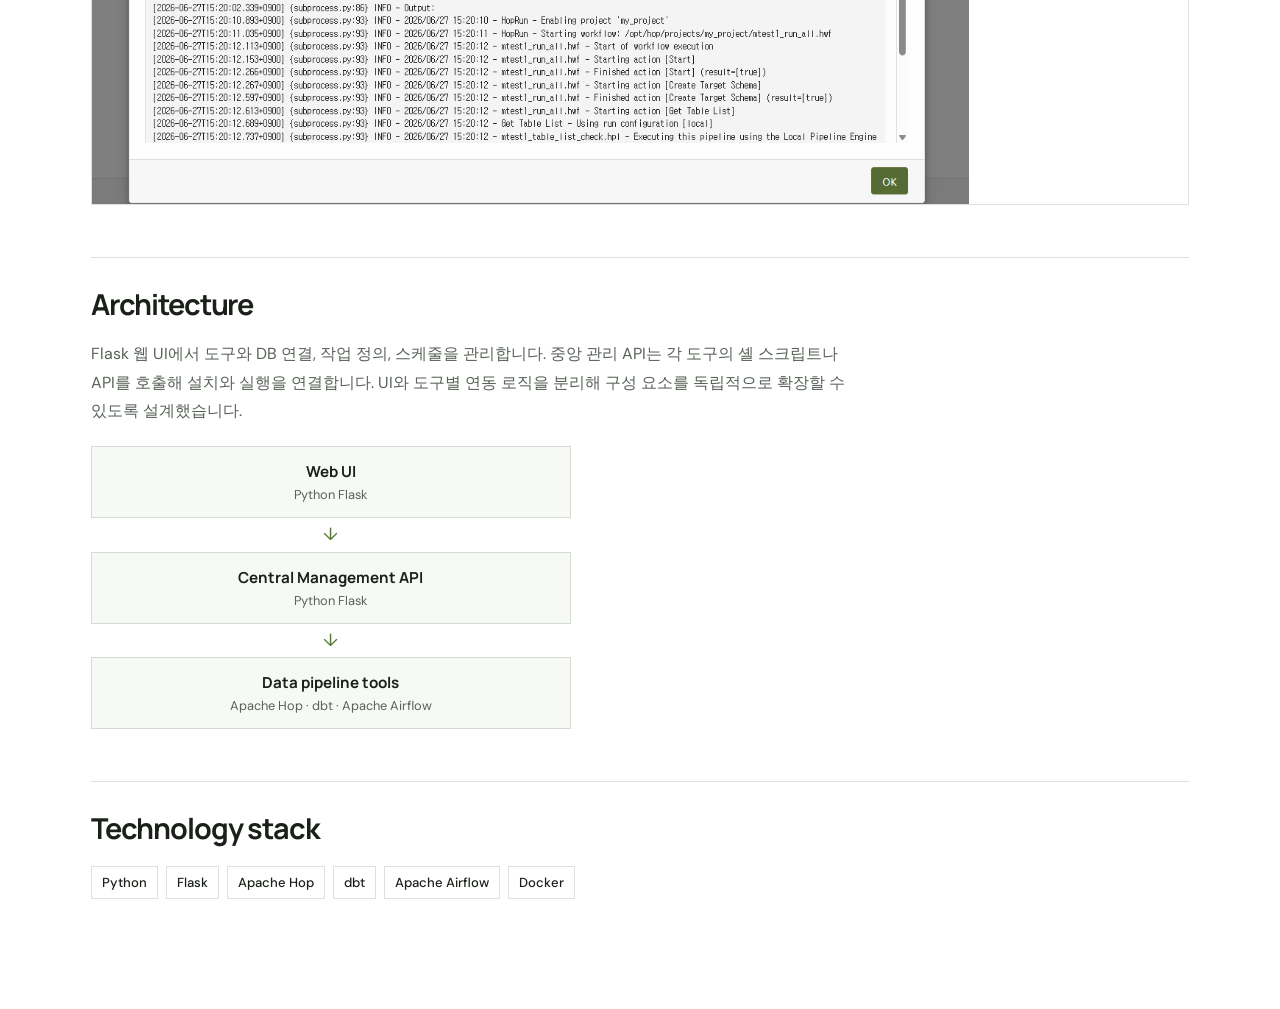
<file: moda.html>
<!doctype html>
<html lang="ko">
  <head>
    <meta charset="UTF-8" />
    <meta name="viewport" content="width=device-width, initial-scale=1.0" />
    <meta
      name="description"
      content="MODA — 데이터 이관, 변환, 스케줄링을 통합 관리하는 웹 기반 데이터 파이프라인 도구."
    />
    <meta name="theme-color" content="#ffffff" />
    <title>MODA — Project Details | JIN</title>
    <link rel="icon" type="image/png" href="logo/jin_logo.png" />
    <link rel="preconnect" href="https://fonts.googleapis.com" />
    <link rel="preconnect" href="https://fonts.gstatic.com" crossorigin />
    <link
      href="https://fonts.googleapis.com/css2?family=DM+Mono:wght@400;500&family=DM+Sans:wght@400;500;600;700&family=Manrope:wght@400;500;600;700;800&display=swap"
      rel="stylesheet"
    />
    <link rel="stylesheet" href="styles.css" />
  </head>
  <body>
    <div class="page-shell">
      <header class="site-header">
        <a class="wordmark" href="index.html#home" aria-label="JIN 홈">
          <img src="logo/jin_logo.png" alt="" />
        </a>
        <details class="connect-menu">
          <summary class="connect-trigger" aria-label="Connect by email">
            <svg class="connect-icon" viewBox="0 0 20 20" fill="none" aria-hidden="true">
              <rect x="2.5" y="4" width="15" height="12" rx="1.5"></rect>
              <path d="m3.5 5 6.5 5.5L16.5 5"></path>
            </svg>
            <span>CONNECT</span>
          </summary>
          <div class="connect-popup">
            <span class="popup-label">GET IN TOUCH</span>
            <a href="mailto:wjdtnvksek98@gmail.com">wjdtnvksek98@gmail.com</a>
          </div>
        </details>
      </header>

      <main class="project-detail">
        <a class="project-back" href="index.html#tab-experiments">← Personal projects</a>
        <header class="project-hero">
          <p class="project-kicker">PERSONAL PROJECT · DATA PLATFORM</p>
          <h1 class="project-title"><img class="project-brand" src="moda_ui/MODA_logo_khaki.png" alt="MODA" /><br /><span class="project-expansion">Modern Data Architecture</span></h1>
          <p class="project-lead">
            데이터 처리 도구와 데이터베이스 연결부터 파이프라인 구성, 실행 일정,
            작업 이력 확인까지 한곳에서 관리하는 데이터 운영 웹 애플리케이션입니다.
          </p>
          <div class="project-actions">
            <a class="project-action" href="index.html#tab-experiments">Back to portfolio</a>
          </div>
        </header>

        <section class="project-section" aria-labelledby="moda-overview-title">
          <h2 id="moda-overview-title">Project overview</h2>
          <p>
            MODA(Modern Data Architecture)는 서로 다른 화면과 도구에서 관리하던
            데이터 운영 작업을 하나의 UI로 연결하기 위해 만든 프로젝트입니다.
            도구 설치 및 상태 확인, Source/Target DB 연결 테스트, 이관·변환 작업 정의,
            스케줄 등록과 실행 결과 확인까지 데이터 파이프라인의 운영 흐름을 제공합니다.
          </p>
        </section>

        <section class="project-section" aria-labelledby="moda-features-title">
          <h2 id="moda-features-title">Key features</h2>
          <div class="project-feature-grid">
            <article class="project-feature">
              <h3>Dashboard</h3>
              <p>도구별 실행 상태, DB 연결 현황, 최근 작업 결과를 모아 보고 실행 이력과 로그를 확인합니다.</p>
            </article>
            <article class="project-feature">
              <h3>Tool settings</h3>
              <p>Apache Hop, dbt, Airflow의 설치 서버와 버전을 설정하고 서비스 상태를 관리합니다.</p>
            </article>
            <article class="project-feature">
              <h3>DB connections</h3>
              <p>Source와 Target 데이터베이스 연결 정보를 등록하고 연결 테스트를 수행합니다.</p>
            </article>
            <article class="project-feature">
              <h3>Data migration</h3>
              <p>연결 쌍을 지정하고 스키마 또는 테이블 단위로 범위를 정해 생성 방식과 적재 방법을 설정합니다.</p>
            </article>
            <article class="project-feature">
              <h3>SQL transformation</h3>
              <p>연결, Source/Target 스키마와 테이블, SQL 및 쓰기 방식을 정의해 변환 작업을 관리합니다.</p>
            </article>
            <article class="project-feature">
              <h3>Job scheduling</h3>
              <p>Cron 주기 또는 선행 작업 완료 조건으로 일정을 구성하고 상태와 실행 이력을 확인합니다.</p>
            </article>
          </div>
        </section>

        <section class="project-section" aria-labelledby="moda-screens-title">
          <h2 id="moda-screens-title">Product screens</h2>

          <div class="project-screen-group project-screen-group-dashboard">
            <h3>Dashboard</h3>
            <div class="project-gallery-grid">
              <figure class="project-screenshot">
                <img src="moda_ui/01main.png" alt="MODA dashboard showing schedule status, system status, database connections, and recent jobs" loading="lazy" />
                <figcaption>대시보드에서 스케줄·서비스·DB 상태와 최근 작업 결과를 확인합니다.<p>상세 정보를 원하는 카드를 클릭하면 해당 페이지로 이동합니다. </figcaption>
              </figure>
            </div>
          </div>

          <div class="project-screen-group">
            <h3>Settings</h3>
            <div class="project-gallery-grid">
              <figure class="project-screenshot">
                <img src="moda_ui/02setting_1.png" alt="MODA tool installation screen with program selection, server host, SSH user, and Install button" loading="lazy" />
                <figcaption>
                  <p>[Program 선택 후 Install 클릭]</p>
                  <p>Migration, Transformation, Scheduling 도구의 설치를 진행합니다.</p>
                  <p>작업에 알맞는 프로그램을 선택 후 설치할 서버의 IP를 기입합니다.</p>
                  <p>조건은 MODA의 서버와 프로그램을 설치할 서버가 네트워크 통신이 가능해야 하며 특정 유저의 passwordless 방식으로 수행됩니다.</p>
                </figcaption>
              </figure>
              <figure class="project-screenshot">
                <img src="moda_ui/02setting_2.png" alt="MODA settings showing configured tools, versions, and service statuses" loading="lazy" />
                <figcaption>설치된 도구의 버전과 실행 상태를 확인하고 Start, Stop, Delete 버튼으로 관리합니다.</figcaption>
              </figure>
              <figure class="project-screenshot">
                <img src="moda_ui/02setting_3.png" alt="MODA confirmation dialog for removing a configured service" loading="lazy" />
                <figcaption>[Delete 클릭]<p>Settings 화면에서 서비스의 설정 제거를 확인하는 팝업이 열립니다.</p></figcaption>
              </figure>
            </div>
          </div>

          <div class="project-screen-group">
            <h3>DB connections</h3>
            <div class="project-gallery-grid">
              <figure class="project-screenshot">
                <img src="moda_ui/03connection_1.png" alt="MODA database connection list with connection status and actions" loading="lazy" />
                <figcaption>등록된 Source·Target 데이터베이스 연결과 상태를 관리합니다.</figcaption>
              </figure>
              <figure class="project-screenshot">
                <img src="moda_ui/03connection_2.png" alt="MODA new database connection form" loading="lazy" />
                <figcaption>[+ New Connection 클릭]<p>DB 유형, 접속 정보, 데이터베이스명을 입력하고 연결을 테스트합니다.<p>Default로 JDBC 드라이버가 사용됩니다. </figcaption>
              </figure>
            </div>
          </div>

          <div class="project-screen-group">
            <h3>Data migration</h3>
            <div class="project-gallery-grid">
              <figure class="project-screenshot">
                <img src="moda_ui/04migration_1.png" alt="MODA data migration jobs with source, target, scope, load method, and status" loading="lazy" />
                <figcaption>이관 작업의 연결 정보, 범위, 적재 방식과 실행 상태를 확인합니다.</figcaption>
              </figure>
              <figure class="project-screenshot">
                <img src="moda_ui/04migration_2.png" alt="MODA migration setup form for source and target connections, scope, and load options" loading="lazy" />
                <figcaption>[+ New Migration 클릭]<p>Source·Target 연결과 스키마·테이블 범위, 생성·적재 방식을 설정합니다.<p>Source·Target Connection 리스트에는 Connection 페이지에서 등록한 DB의 리스트가 표출됩니다.</figcaption>
              </figure>
              <figure class="project-screenshot">
                <img src="moda_ui/04migration_3.png" alt="MODA migration run history with execution status and log access" loading="lazy" />
                <figcaption>[Mirgration List 클릭]<p>이관 작업별 실행 시각과 성공 여부 그리고 이전의 실행 로그를 확인합니다.</figcaption>
              </figure>
              <figure class="project-screenshot">
                <img src="moda_ui/04migration_4.png" alt="MODA Apache Hop migration execution log" loading="lazy" />
                <figcaption>[View Log 클릭]<p>Migration의 Run History에서 해당 Apache Hop 실행 로그가 팝업으로 열립니다.</figcaption>
              </figure>
            </div>
          </div>

          <div class="project-screen-group">
            <h3>SQL transformation</h3>
            <div class="project-gallery-grid">
              <figure class="project-screenshot">
                <img src="moda_ui/05transformation_1.png" alt="MODA SQL transformation job list and execution status" loading="lazy" />
                <figcaption>SQL 변환 작업과 데이터 흐름, 최근 실행 결과를 관리합니다.</figcaption>
              </figure>
              <figure class="project-screenshot">
                <img src="moda_ui/05transformation_2.png" alt="MODA SQL transformation form with source, target, query, and write disposition" loading="lazy" />
                <figcaption>
                  <p>[+ New Transformation 클릭]</p>
                  <p>Connection에 등록되어 있는 DB 중 하나를 선택하여 Source·Target 테이블의 변환 작업을 구성합니다.</p>
                  <p>SQL 질의를 작성하여 등록하고 Write Disposition을 지정할 수 있습니다.</p>
                  <p>Write Disposition에는 Append/Truncate+Insert/Recreate Table/View 가 있습니다.</p>
                </figcaption>
              </figure>
              <figure class="project-screenshot">
                <img src="moda_ui/05transformation_3.png" alt="MODA SQL transformation query preview" loading="lazy" />
                <figcaption>[View Query 클릭]<p>transformation 작업에 등록된 SQL 질의 팝업이 열립니다.</figcaption>
              </figure>
              <figure class="project-screenshot">
                <img src="moda_ui/05transformation_4.png" alt="MODA SQL transformation job with run history and statuses" loading="lazy" />
                <figcaption>[Transformation List 클릭]<p>변환 작업의 최근 실행 상태와 실행 이력을 확인합니다.</figcaption>
              </figure>
              <figure class="project-screenshot">
                <img src="moda_ui/05transformation_5.png" alt="MODA dbt transformation execution log with generated SQL" loading="lazy" />
                <figcaption>[View Log 클릭]<p>SQL transformation의 Run History에서 dbt 실행 로그가 팝업으로 열립니다.</figcaption>
              </figure>
            </div>
          </div>

          <div class="project-screen-group">
            <h3>Job scheduling &amp; execution history</h3>
            <div class="project-gallery-grid">
              <figure class="project-screenshot">
                <img src="moda_ui/06scheduling_1.png" alt="MODA job schedule list showing job type, schedule, next run, and status" loading="lazy" />
                <figcaption>등록된 스케줄의 작업 유형, 실행 주기, 다음 실행과 상태를 확인합니다.</figcaption>
              </figure>
              <figure class="project-screenshot">
                <img src="moda_ui/06scheduling_2.png" alt="MODA schedule form supporting cron and job-completion triggers" loading="lazy" />
                <figcaption>[+ New Schedule 클릭]<p>Cron 주기 또는 선행 작업 완료 조건으로 실행 일정을 설정합니다.<p>Job Type에는 Migration/Transformation 중 선택이 가능합니다.</figcaption>
              </figure>
              <figure class="project-screenshot">
                <img src="moda_ui/06scheduling_3.png" alt="MODA schedule run history with timestamps and execution status" loading="lazy" />
                <figcaption>[Schedule List 클릭]<p>스케줄별 실행 시각과 성공 여부 등 실행 이력을 확인합니다.</figcaption>
              </figure>
              <figure class="project-screenshot">
                <img src="moda_ui/06scheduling_4.png" alt="MODA job execution log detail" loading="lazy" />
                <figcaption>[View Log 클릭]<p>Run History에서 해당 작업의 파이프라인 실행 로그가 팝업으로 열립니다.</figcaption>
              </figure>
            </div>
          </div>
        </section>

        <section class="project-section" aria-labelledby="moda-architecture-title">
          <h2 id="moda-architecture-title">Architecture</h2>
          <p>
            Flask 웹 UI에서 도구와 DB 연결, 작업 정의, 스케줄을 관리합니다.
            중앙 관리 API는 각 도구의 셸 스크립트나 API를 호출해 설치와 실행을 연결합니다.
            UI와 도구별 연동 로직을 분리해 구성 요소를 독립적으로 확장할 수 있도록 설계했습니다.
          </p>
          <div class="project-architecture" aria-label="MODA architecture flow">
            <div class="architecture-layer">
              <strong>Web UI</strong>
              <span>Python Flask</span>
            </div>
            <div class="architecture-arrow" aria-hidden="true">↓</div>
            <div class="architecture-layer">
              <strong>Central Management API</strong>
              <span>Python Flask</span>
            </div>
            <div class="architecture-arrow" aria-hidden="true">↓</div>
            <div class="architecture-layer">
              <strong>Data pipeline tools</strong>
              <span>Apache Hop · dbt · Apache Airflow</span>
            </div>
          </div>
        </section>

        <section class="project-section" aria-labelledby="moda-stack-title">
          <h2 id="moda-stack-title">Technology stack</h2>
          <ul class="project-tech-list">
            <li>Python</li>
            <li>Flask</li>
            <li>Apache Hop</li>
            <li>dbt</li>
            <li>Apache Airflow</li>
            <li>Docker</li>
          </ul>
        </section>
      </main>
    </div>
    <footer class="site-footer">© 2026 JIN PORTFOLIO. All rights reserved.</footer>
  </body>
</html>
</file>
<file: styles.css>
:root {
  color-scheme: light;
  --background: #ffffff;
  --surface: #f7f9f5;
  --text: #1b211a;
  --muted: #596258;
  --faint: #737d70;
  --accent: #527b2b;
  --line: rgba(32, 46, 28, 0.15);
  --header-height: 66px;
  --footer-height: 54px;
  --shell-gutter: 7.1%;
  --mono: "DM Mono", monospace;
  --sans: "DM Sans", sans-serif;
  --display: "Manrope", sans-serif;
}

* {
  box-sizing: border-box;
}

html {
  min-width: 280px;
  min-height: 100%;
  background: var(--background);
}

body {
  min-width: 280px;
  min-height: 100vh;
  min-height: 100svh;
  margin: 0;
  background:
    radial-gradient(ellipse at 74% 48%, rgba(119, 158, 83, 0.08), transparent 34rem),
    var(--background);
  color: var(--text);
  font-family: var(--sans);
  -webkit-font-smoothing: antialiased;
}

a {
  color: inherit;
  text-decoration: none;
}

.page-shell {
  display: flex;
  width: min(100%, 1400px);
  min-height: 100vh;
  min-height: 100svh;
  flex-direction: column;
  margin: 0 auto;
  padding: 0 var(--shell-gutter) var(--footer-height);
}

.site-header {
  position: sticky;
  z-index: 4;
  top: 0;
  display: flex;
  height: var(--header-height);
  flex: 0 0 var(--header-height);
  align-items: center;
  justify-content: space-between;
  border-bottom: 1px solid var(--line);
  background: var(--background);
}

.wordmark {
  display: inline-flex;
  width: 40px;
  height: 40px;
  align-items: center;
  justify-content: center;
  font-family: var(--display);
}

.wordmark img {
  display: block;
  width: 100%;
  height: 100%;
  object-fit: contain;
}

.wordmark span,
.title-period {
  color: var(--accent);
}

.header-note,
.connect-trigger,
.eyebrow,
.stack-count {
  font-family: var(--mono);
  font-size: 0.65rem;
  letter-spacing: 0.09em;
}

.header-note {
  display: flex;
  align-items: center;
  color: var(--muted);
  font-size: 0.72rem;
  font-weight: 600;
}

.connect-menu {
  position: relative;
}

.connect-trigger {
  display: flex;
  align-items: center;
  gap: 8px;
  padding: 8px 10px;
  color: var(--muted);
  cursor: pointer;
  font-family: var(--sans);
  font-size: 0.82rem;
  font-weight: 600;
  letter-spacing: 0.04em;
  list-style: none;
  transition: color 160ms ease;
}

.connect-trigger::-webkit-details-marker {
  display: none;
}

.connect-trigger:hover,
.connect-trigger:focus-visible,
.connect-menu[open] .connect-trigger {
  color: var(--accent);
}

.connect-trigger:focus-visible {
  outline: 1px solid var(--accent);
  outline-offset: 5px;
}

.connect-icon {
  width: 16px;
  height: 16px;
  stroke: currentColor;
  stroke-linecap: round;
  stroke-linejoin: round;
  stroke-width: 1.4;
}

.connect-popup {
  position: absolute;
  z-index: 3;
  top: calc(100% + 15px);
  right: 0;
  display: grid;
  min-width: max-content;
  gap: 8px;
  padding: 14px 16px;
  border: 1px solid var(--line);
  background: var(--background);
  box-shadow: 0 12px 32px rgba(25, 38, 21, 0.14);
}

.popup-label {
  color: var(--faint);
  font-family: var(--mono);
  font-size: 0.65rem;
  letter-spacing: 0.1em;
}

.connect-popup a {
  color: var(--text);
  font-family: var(--mono);
  font-size: 0.85rem;
  transition: color 160ms ease;
}

.connect-popup a:hover,
.connect-popup a:focus-visible {
  color: var(--accent);
}

.status-dot {
  display: inline-block;
  width: 7px;
  height: 7px;
  margin-right: 10px;
  border-radius: 50%;
  background: var(--accent);
  box-shadow: 0 0 14px rgba(82, 123, 43, 0.28);
}

.profile-layout {
  display: grid;
  flex: 0 0 auto;
  grid-template-columns: minmax(0, 1fr) minmax(400px, 0.9fr);
  align-items: center;
  gap: clamp(48px, 8vw, 130px);
  padding: 30px 0 8px;
}

.stack-certifications {
  margin-top: 8px;
  padding-top: 8px;
  border-top: 1px solid var(--line);
}

.stack-heading h2,
.stack-certifications > h3 {
  margin: 12px 0 0;
  font-family: var(--display);
  font-size: clamp(1.4rem, 2.25vw, 2rem);
  font-weight: 700;
  letter-spacing: -0.045em;
  line-height: 1.12;
}

.stack-certifications > h3 {
  margin-bottom: 8px;
}

.certification-list {
  gap: 5px;
}

.certification-list li {
  padding: 5px 7px;
  font-size: 0.68rem;
  line-height: 1.25;
}

.work-section {
  padding: 8px 0 38px;
  border-top: 1px solid var(--line);
}

.work-tabs {
  display: flex;
  flex-wrap: wrap;
  gap: 28px;
  margin-bottom: 22px;
}

.work-tab {
  padding: 0 0 10px;
  border: 0;
  border-bottom: 1px solid transparent;
  background: none;
  color: var(--muted);
  cursor: pointer;
  font-family: var(--display);
  font-size: clamp(1rem, 1.8vw, 1.25rem);
  font-weight: 600;
  letter-spacing: -0.04em;
  transition: border-color 160ms ease, color 160ms ease;
}

.work-tab[aria-selected="true"],
.work-tab:hover {
  border-color: var(--accent);
  color: var(--text);
}

.work-tab:focus-visible,
.work-panel:focus-visible {
  outline: 1px solid var(--accent);
  outline-offset: 4px;
}

.work-cards {
  display: grid;
  grid-template-columns: repeat(3, minmax(0, 1fr));
  gap: 18px;
}

.work-card {
  min-height: 150px;
  padding: 20px;
  border: 1px solid var(--line);
  background: linear-gradient(145deg, #ffffff, var(--surface));
}

.work-card-link {
  display: block;
  transition: border-color 160ms ease, box-shadow 160ms ease;
}

.work-card-link:hover,
.work-card-link:focus-visible {
  border-color: var(--accent);
  box-shadow: 0 8px 24px rgba(25, 38, 21, 0.08);
}

.work-card-link:focus-visible {
  outline: 2px solid var(--accent);
  outline-offset: 3px;
}

.project-detail {
  width: min(100%, 1200px);
  margin: 0 auto;
  padding: clamp(36px, 7vw, 82px) 0 56px;
}

.project-back {
  display: inline-flex;
  margin-bottom: 30px;
  color: var(--muted);
  font-size: 0.88rem;
  font-weight: 600;
}

.project-back:hover,
.project-back:focus-visible {
  color: var(--accent);
}

.project-kicker {
  margin: 0 0 12px;
  color: var(--accent);
  font-family: var(--mono);
  font-size: 0.72rem;
  font-weight: 500;
  letter-spacing: 0.08em;
}

.project-title {
  max-width: 800px;
  margin: 0;
  font-family: var(--display);
  font-size: clamp(2.4rem, 6vw, 4.5rem);
  font-weight: 700;
  letter-spacing: -0.065em;
  line-height: 1.05;
}

.project-brand {
  display: inline-block;
  width: auto;
  height: clamp(42px, 6vw, 72px);
  vertical-align: middle;
}

.project-expansion {
  color: var(--text);
  font-size: 0.72em;
}

.project-lead {
  max-width: 720px;
  margin: 22px 0 0;
  color: var(--muted);
  font-size: clamp(1rem, 1.8vw, 1.2rem);
  line-height: 1.8;
  word-break: keep-all;
}

.project-actions {
  display: flex;
  flex-wrap: wrap;
  gap: 12px;
  margin-top: 26px;
}

.project-action {
  display: inline-flex;
  min-height: 42px;
  align-items: center;
  justify-content: center;
  padding: 9px 16px;
  border: 1px solid var(--line);
  font-size: 0.85rem;
  font-weight: 600;
  transition: border-color 160ms ease, color 160ms ease, background 160ms ease;
}

.project-action-primary {
  border-color: var(--accent);
  background: var(--accent);
  color: #fff;
}

.project-action:hover,
.project-action:focus-visible {
  border-color: var(--accent);
  color: var(--accent);
}

.project-action-primary:hover,
.project-action-primary:focus-visible {
  background: transparent;
}

.project-section {
  margin-top: 52px;
  padding-top: 26px;
  border-top: 1px solid var(--line);
}

.project-section h2 {
  margin: 0 0 16px;
  font-family: var(--display);
  font-size: clamp(1.35rem, 2.4vw, 1.8rem);
  font-weight: 700;
  letter-spacing: -0.04em;
}

.project-section > p {
  max-width: 760px;
  margin: 0;
  color: var(--muted);
  line-height: 1.8;
  word-break: keep-all;
}

.project-feature-grid {
  display: grid;
  grid-template-columns: repeat(3, minmax(0, 1fr));
  gap: 14px;
  margin-top: 20px;
}

.project-feature {
  padding: 18px;
  border: 1px solid var(--line);
  background: linear-gradient(145deg, #fff, var(--surface));
}

.project-feature h3 {
  margin: 0 0 8px;
  font-family: var(--display);
  font-size: 1rem;
  font-weight: 700;
}

.project-feature p {
  margin: 0;
  color: var(--muted);
  font-size: 0.88rem;
  line-height: 1.65;
  word-break: keep-all;
}

.project-screen-group + .project-screen-group {
  margin-top: 30px;
}

.project-screen-group > h3 {
  margin: 0 0 12px;
  font-family: var(--display);
  font-size: 1.05rem;
  font-weight: 700;
}

.project-gallery-grid {
  display: grid;
  grid-template-columns: minmax(0, 1fr);
  align-items: start;
  gap: 16px;
}

.project-screen-group-dashboard .project-gallery-grid {
  grid-template-columns: minmax(0, 1fr);
}

.project-screenshot {
  display: grid;
  grid-template-columns: minmax(0, 8fr) minmax(0, 2fr);
  align-items: center;
  min-width: 0;
  margin: 0;
  overflow: hidden;
  border: 1px solid var(--line);
  background: #fff;
}

.project-screenshot img {
  display: block;
  width: 100%;
  height: auto;
}

.project-screenshot figcaption {
  min-width: 0;
  padding: 20px;
  color: var(--muted);
  font-size: 0.9rem;
  line-height: 1.65;
  word-break: keep-all;
  overflow-wrap: anywhere;
}

.project-screenshot figcaption p {
  margin: 0;
}

.project-screenshot figcaption p + p {
  margin-top: 0.65em;
}

.project-tech-list {
  display: flex;
  flex-wrap: wrap;
  gap: 8px;
  margin: 18px 0 0;
  padding: 0;
  list-style: none;
}

.project-tech-list li {
  padding: 7px 10px;
  border: 1px solid var(--line);
  color: var(--text);
  font-size: 0.82rem;
  font-weight: 500;
}

.project-architecture {
  display: grid;
  max-width: 480px;
  gap: 8px;
  margin-top: 20px;
}

.architecture-layer {
  padding: 14px 18px;
  border: 1px solid var(--line);
  background: var(--surface);
  text-align: center;
}

.architecture-layer strong,
.architecture-layer span {
  display: block;
}

.architecture-layer strong {
  font-family: var(--display);
  font-size: 0.95rem;
}

.architecture-layer span {
  margin-top: 4px;
  color: var(--muted);
  font-size: 0.8rem;
}

.architecture-arrow {
  color: var(--accent);
  font-size: 1.1rem;
  line-height: 1;
  text-align: center;
}

.work-number {
  color: var(--accent);
  font-family: var(--mono);
  font-size: 0.9rem;
  font-weight: 500;
  letter-spacing: 0.08em;
}

.work-card h2 {
  margin: 18px 0 8px;
  font-family: var(--display);
  font-size: 1.05rem;
  font-weight: 600;
  letter-spacing: -0.03em;
}

.work-card p {
  margin: 0;
  color: var(--muted);
  font-size: 0.82rem;
  line-height: 1.6;
}

.work-date {
  display: block;
  margin: 0 0 10px;
  color: var(--faint);
  font-size: 0.75rem;
  font-weight: 500;
}

.work-tech {
  display: inline-block;
  margin-top: 14px;
  color: var(--accent);
  font-family: var(--mono);
  font-size: 0.65rem;
  font-weight: 500;
  letter-spacing: 0.06em;
}

.intro {
  max-width: 650px;
}

.eyebrow {
  margin: 0;
  color: var(--accent);
  font-size: 0.62rem;
}

.intro > .eyebrow {
  display: flex;
  align-items: center;
  font-size: 0.78rem;
  font-weight: 700;
}

.intro > .eyebrow .status-dot {
  width: 6px;
  height: 6px;
}

.intro h1 {
  margin: 6px 0 27px;
  font-family: var(--display);
  font-size: clamp(3.3rem, 5.6vw, 5.6rem);
  font-weight: 600;
  letter-spacing: -0.085em;
  line-height: 0.94;
}

.title-role {
  white-space: nowrap;
}

.hero-name {
  color: var(--accent);
  font-weight: 800;
}

.intro-copy {
  max-width: 590px;
  margin: 0;
  color: var(--muted);
  font-size: clamp(0.95rem, 1.25vw, 1.08rem);
  line-height: 1.95;
  word-break: keep-all;
}

.stack-panel {
  min-width: 0;
  margin-bottom: -20px;
  transform: translateY(-20px);
  padding: clamp(26px, 3.4vw, 48px);
  padding-block: clamp(10px, 1vw, 14px);
  border: 1px solid var(--line);
  background: linear-gradient(145deg, #ffffff, var(--surface));
  box-shadow: 0 25px 80px rgba(25, 38, 21, 0.07);
}

.stack-heading {
  display: flex;
  align-items: flex-end;
  justify-content: space-between;
  gap: 14px;
  margin-bottom: 6px;
}

.stack-heading h2 {
  margin-top: 4px;
  white-space: nowrap;
}

.stack-heading .eyebrow {
  color: #43533b;
  font-family: var(--sans);
  font-size: 0.72rem;
  font-weight: 700;
  letter-spacing: 0.07em;
}

.stack-count {
  padding-bottom: 5px;
  color: var(--muted);
  font-size: 0.62rem;
  font-weight: 500;
  white-space: nowrap;
}

.stack-list {
  border-top: 0;
}

.stack-row {
  display: grid;
  grid-template-columns: 76px minmax(0, 1fr);
  align-items: start;
  gap: 12px;
  padding: 10px 0;
  border-bottom: 0;
}

.stack-row:last-child {
  padding-bottom: 4px;
}

.stack-row h3 {
  margin: 5px 0 0;
  color: #354332;
  font-family: var(--display);
  font-size: 0.9rem;
  font-weight: 700;
  letter-spacing: -0.02em;
}

.tag-list {
  display: flex;
  flex-wrap: wrap;
  gap: 7px;
  margin: 0;
  padding: 0;
  list-style: none;
}

.tag-list li {
  padding: 6px 9px;
  border: 1px solid var(--line);
  border-radius: 2px;
  color: var(--text);
  font-size: 0.76rem;
  font-weight: 500;
  line-height: 1.25;
  transition:
    border-color 160ms ease,
    color 160ms ease,
    background 160ms ease;
}

.tag-list li:hover {
  border-color: rgba(82, 123, 43, 0.4);
  background: rgba(82, 123, 43, 0.06);
  color: var(--text);
}

.tag-detail {
  margin-left: 3px;
  color: var(--accent);
  font-family: var(--mono);
  font-size: 0.57rem;
}

.site-footer {
  position: fixed;
  z-index: 2;
  right: 0;
  bottom: 0;
  left: 0;
  display: grid;
  height: var(--footer-height);
  min-height: var(--footer-height);
  place-items: center;
  background: rgba(255, 255, 255, 0.96);
  color: var(--muted);
  font-family: var(--sans);
  font-size: 0.8rem;
  font-weight: 600;
  letter-spacing: 0.01em;
  text-align: center;
}

.site-footer::before {
  position: absolute;
  top: 0;
  left: 50%;
  width: calc(min(100%, 1400px) - var(--shell-gutter) - var(--shell-gutter));
  border-top: 1px solid var(--line);
  content: "";
  transform: translateX(-50%);
}

@media (max-width: 900px) {
  :root {
    --shell-gutter: 5%;
  }

  .page-shell {
    padding-right: var(--shell-gutter);
    padding-left: var(--shell-gutter);
  }

  .profile-layout {
    grid-template-columns: minmax(0, 1fr) minmax(350px, 0.95fr);
    gap: 36px;
    padding-bottom: 8px;
  }

  .work-cards {
    gap: 12px;
  }

  .work-card {
    padding: 16px;
  }

  .intro h1 {
    font-size: clamp(2.9rem, 6vw, 3.9rem);
  }

  .stack-panel {
    padding: 24px;
    padding-block: 10px;
  }
}

@media (max-width: 700px) {
  :root {
    --header-height: 48px;
    --footer-height: 44px;
    --shell-gutter: 6%;
  }

  .page-shell {
    padding-right: var(--shell-gutter);
    padding-left: var(--shell-gutter);
  }

  .site-header {
    height: var(--header-height);
    flex-basis: var(--header-height);
  }

  .header-note,
  .connect-trigger {
    font-size: 0.7rem;
    letter-spacing: 0.04em;
  }

  .header-note {
    font-size: 0.62rem;
  }

  .connect-trigger {
    gap: 6px;
    padding: 6px 8px;
    font-size: 0.78rem;
  }

  .connect-popup {
    right: -2px;
    min-width: 0;
    max-width: calc(100vw - 32px);
    gap: 8px;
    padding: 14px;
  }

  .popup-label {
    font-size: 0.68rem;
  }

  .connect-popup a {
    font-size: clamp(0.78rem, 3.6vw, 0.9rem);
    overflow-wrap: anywhere;
  }

  .header-note .status-dot {
    width: 6px;
    height: 6px;
    margin-right: 7px;
  }

  .profile-layout {
    grid-template-columns: 1fr;
    align-content: center;
    gap: 18px;
    padding: 12px 0 6px;
  }

  .stack-panel {
    margin-bottom: 0;
    transform: none;
  }

  .work-section {
    padding: 6px 0 28px;
  }

  .project-detail {
    padding: 28px 0 40px;
  }

  .project-back {
    margin-bottom: 22px;
  }

  .project-section {
    margin-top: 36px;
    padding-top: 20px;
  }

  .project-feature-grid {
    grid-template-columns: 1fr;
    gap: 10px;
  }

  .project-gallery-grid {
    grid-template-columns: 1fr;
    gap: 12px;
  }

  .work-tabs {
    gap: 20px;
  }

  .work-cards {
    grid-template-columns: 1fr;
    gap: 10px;
  }

  .work-card {
    min-height: 0;
  }

  .work-card h2 {
    margin-top: 10px;
  }

  .intro {
    max-width: none;
  }

  .intro h1 {
    margin: 4px 0 12px;
    font-size: clamp(3.5rem, 11.3vw, 4.9rem);
  }

  .intro-copy {
    max-width: 600px;
    font-size: 0.86rem;
    line-height: 1.65;
  }

  .stack-panel {
    transform: none;
    padding: 21px 22px;
    padding-block: 9px;
  }

  .stack-heading {
    margin-bottom: 6px;
  }

  .stack-heading h2,
  .stack-certifications > h3 {
    font-size: 1.4rem;
  }

  .stack-row {
    grid-template-columns: 67px minmax(0, 1fr);
    gap: 9px;
    padding: 8px 0;
  }

  .stack-row h3 {
    font-size: 0.76rem;
  }

  .tag-list {
    gap: 5px;
  }

  .tag-list li {
    padding: 5px 7px;
    font-size: 0.64rem;
  }

  .certification-list li {
    font-size: 0.62rem;
  }
}

@media (max-width: 390px) {
  .header-note {
    max-width: 150px;
    line-height: 1.5;
  }

  .intro h1 {
    font-size: clamp(1.9rem, 9.9vw, 2.5rem);
    white-space: nowrap;
  }

  .intro-copy {
    font-size: 0.8rem;
    line-height: 1.58;
  }

  .stack-panel {
    padding: 17px;
    padding-block: 8px;
  }

  .stack-heading h2,
  .stack-certifications > h3 {
    font-size: 1.35rem;
    white-space: normal;
  }

  .stack-count {
    display: none;
  }

  .stack-row {
    grid-template-columns: 58px minmax(0, 1fr);
  }
}

@media (max-height: 760px) and (min-width: 701px) {
  :root {
    --header-height: 60px;
  }

  .site-header {
    height: var(--header-height);
    flex-basis: var(--header-height);
  }

  .profile-layout {
    gap: 40px;
    padding-top: 24px;
    padding-bottom: 8px;
  }

  .intro h1 {
    margin: 6px 0 17px;
    font-size: clamp(2.9rem, 5.1vw, 4.5rem);
  }

  .intro-copy {
    font-size: 0.9rem;
    line-height: 1.75;
  }

  .stack-panel {
    padding: 22px 26px;
    padding-block: 10px;
  }

  .stack-heading {
    margin-bottom: 6px;
  }

  .stack-row {
    padding: 12px 0;
  }

}

@media (prefers-reduced-motion: reduce) {
  *,
  *::before,
  *::after {
    transition-duration: 0.01ms !important;
  }
}
</file>
